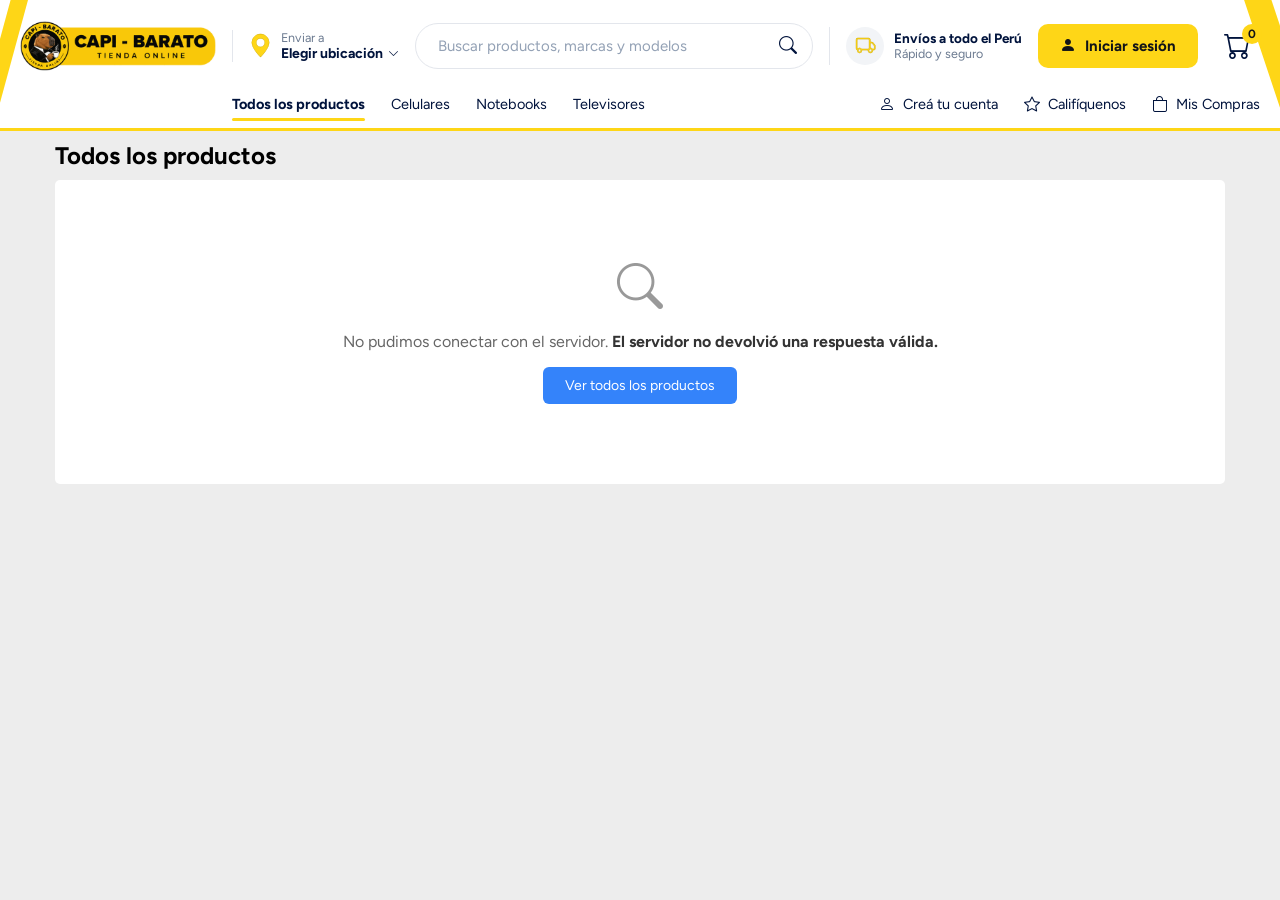
<file: index.html>
<!DOCTYPE html>
<html lang="es">
<head>
    <meta charset="UTF-8">
    <meta name="viewport" content="width=device-width, initial-scale=1.0">
    <meta name="description" content="Capi-Barato: celulares, notebooks y televisores al mejor precio.">
    <link rel="icon" href="img/logo/favicon.ico" sizes="any">
    <link rel="icon" type="image/png" sizes="32x32" href="img/logo/favicon-32.png">
    <link rel="apple-touch-icon" href="img/logo/apple-touch-icon.png">
    <link rel="stylesheet" href="https://cdn.jsdelivr.net/npm/bootstrap-icons@1.11.1/font/bootstrap-icons.css">
    <link rel="stylesheet" href="./css/estilo.css">
    <title>Capi-Barato</title>
</head>
<body>
    <div class="container">
        <div class="container-header">
            <header class="header">
                <button type="button" class="btn-menu" id="btn-menu-cabecera"
                        aria-expanded="false" aria-controls="menu-cabecera" aria-label="Abrir menú">
                    <i class="bi bi-list" aria-hidden="true"></i>
                </button>

                <div class="container-logo">
                    <a href="index.html" aria-label="Capi-Barato, ir al inicio">
                        <img src="img/logo/capi-barato-logo-horizontal.png" alt="Capi-Barato, tienda online" class="logo">
                    </a>
                </div>

                <form class="container-search" id="form-buscador" role="search">
                    <div class="input input-con-limpiar">
                        <input type="search" id="input-buscador" name="buscar" placeholder="Buscar productos, marcas y modelos" aria-label="Buscar productos, marcas y modelos" autocomplete="off">
                        <button type="button" class="icono-limpiar-busqueda" id="btn-limpiar-busqueda" aria-label="Limpiar búsqueda" hidden>
                            <i class="bi bi-x-circle"></i>
                        </button>
                        <button type="submit" class="icono-busqueda" aria-label="Buscar">
                            <i class="bi bi-search"></i>
                        </button>
                    </div>
                </form>

                <a class="header-carrito" href="carrito.html" aria-label="Ver carrito de compras">
                    <i class="bi bi-cart icono-carrito" aria-hidden="true"></i>
                    <span class="num-en-carrito" id="num-en-carrito">0</span>
                </a>

                <!-- En escritorio este bloque es `display:contents`: sus hijos se colocan
                     directamente en la rejilla del encabezado. En móvil se convierte en el
                     panel desplegable que abre el botón de menú. -->
                <div class="header-menu" id="menu-cabecera">
                    <div class="container-ubicacion">
                        <a href="https://www.google.com/maps?ll=-9.243538,-75.019505&amp;z=2&amp;t=m&amp;hl=es-419&amp;gl=PE&amp;mapclient=embed&amp;q=Per%C3%BA" target="_blank" rel="noopener">
                            <i class="bi bi-geo-alt-fill" aria-hidden="true"></i>
                            <span class="txt-enviar">Enviar a</span>
                            <span class="txt-lugar">Elegir ubicación <i class="bi bi-chevron-down" aria-hidden="true"></i></span>
                        </a>
                    </div>

                    <p class="header-envios">
                        <span class="header-envios-icono"><i class="bi bi-truck" aria-hidden="true"></i></span>
                        <span class="header-envios-txt">
                            <strong>Envíos a todo el Perú</strong>
                            <small>Rápido y seguro</small>
                        </span>
                    </p>

                    <a class="btn-acceso" id="btn-acceso" href="iniciorsesion/iniciarsesion.html">
                        <i class="bi bi-person-fill" aria-hidden="true"></i> Iniciar sesión
                    </a>

                    <div class="header-fila2">
                        <div class="nav-menu">
                            <button class="boton-categoria activo" id="todos">Todos los productos</button>
                            <button class="boton-categoria" id="celulares">Celulares</button>
                            <button class="boton-categoria" id="notebooks">Notebooks</button>
                            <button class="boton-categoria" id="televisores">Televisores</button>
                        </div>

                        <div class="info-user">
                            <a href="iniciorsesion/iniciarsesion.html"><i class="bi bi-person" aria-hidden="true"></i><span class="txt-cuenta">Creá tu cuenta</span></a>
                            <a href="https://forms.gle/uk5osUqwpN9aLhrJ9" target="_blank" rel="noopener"><i class="bi bi-star" aria-hidden="true"></i>Califíquenos</a>
                            <a href="mis-compras.html"><i class="bi bi-bag" aria-hidden="true"></i>Mis Compras</a>
                        </div>
                    </div>
                </div>
            </header>
        </div>

        <noscript>
            <p class="noscript-mensaje">Capi-Barato necesita JavaScript habilitado en tu navegador para mostrar el catálogo de productos.</p>
        </noscript>

        <!-- main - contenedor de productos -->
        <main id="main">
            <h2 class="titulo-seccion" id="titulo-seccion">Todos los productos</h2>

            <div id="contenedor-productos" class="contenedor-productos"></div>

            <div id="sin-resultados" class="sin-resultados" hidden>
                <i class="bi bi-search"></i>
                <p>No encontramos productos para <strong id="texto-busqueda-vacia"></strong></p>
                <button type="button" id="btn-limpiar-busqueda-vacio">Ver todos los productos</button>
            </div>

            <!-- contenedor de detalle de producto visitado: se arma dinámicamente desde main.js -->
            <div class="contenedor-producto-visitado" id="contenedor-producto-visitado"></div>

        </main>
    </div>

    <script src="./js/cabecera.js"></script>
    <script src="./js/carrito-api.js"></script>
    <script src="./js/main.js"></script>
</body>
</html>
</file>
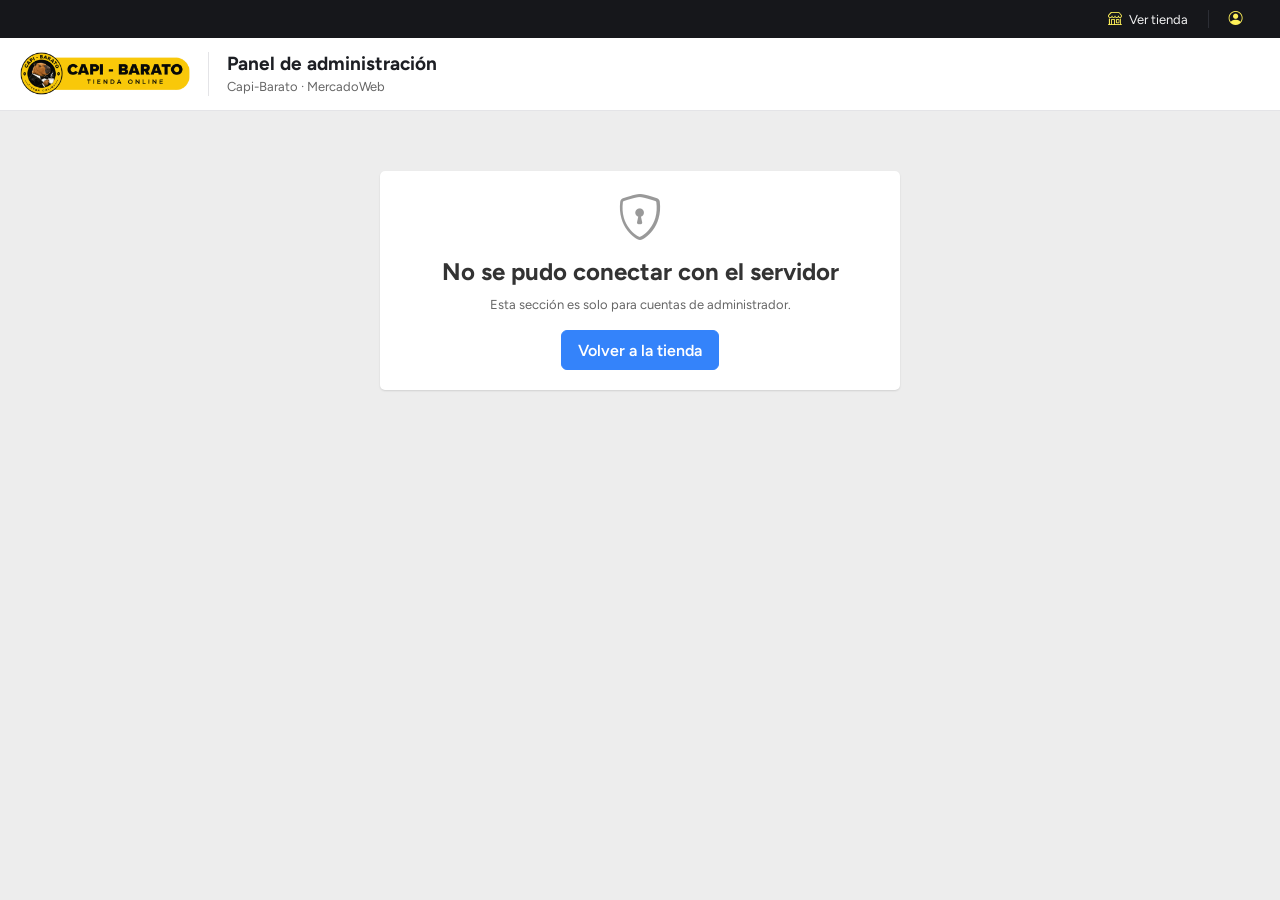
<file: admin/index.html>
<!DOCTYPE html>
<html lang="es">
<head>
    <meta charset="UTF-8">
    <meta name="viewport" content="width=device-width, initial-scale=1.0">
    <meta name="robots" content="noindex, nofollow">
    <meta name="description" content="Panel de administración de Capi-Barato.">
    <link rel="icon" href="../img/logo/favicon.ico" sizes="any">
    <link rel="icon" type="image/png" sizes="32x32" href="../img/logo/favicon-32.png">
    <link rel="apple-touch-icon" href="../img/logo/apple-touch-icon.png">
    <link rel="stylesheet" href="https://cdn.jsdelivr.net/npm/bootstrap-icons@1.11.1/font/bootstrap-icons.css">
    <link rel="stylesheet" href="admin.css">
    <title>Panel de administración - Capi-Barato</title>
</head>
<body>
    <!-- Franja superior negra: acciones de cuenta (boceto 4). -->
    <div class="admin-barra-superior">
        <div class="admin-barra-interna">
            <a href="../index.html"><i class="bi bi-shop" aria-hidden="true"></i> <span class="texto-largo">Ver tienda</span></a>
            <span class="admin-barra-sep" aria-hidden="true"></span>
            <span class="admin-usuario"><i class="bi bi-person-circle" aria-hidden="true"></i> <span id="admin-usuario"></span></span>
            <button type="button" id="btn-cerrar-sesion" class="oculto"><i class="bi bi-box-arrow-right" aria-hidden="true"></i> <span class="texto-largo">Cerrar sesión</span></button>
        </div>
    </div>

    <!-- Cabecera blanca: logo real de la tienda + título del panel. -->
    <header class="admin-header">
        <div class="admin-header-interno">
            <a href="../index.html" class="admin-marca" aria-label="Ir a la tienda Capi-Barato">
                <img src="../img/logo/capi-barato-logo-horizontal.png" alt="Capi-Barato, tienda online" class="logo">
            </a>
            <span class="admin-header-sep" aria-hidden="true"></span>
            <h1>Panel de administración <small>Capi-Barato · MercadoWeb</small></h1>
        </div>
    </header>

    <noscript>
        <p class="tarjeta" style="max-width:600px;margin:20px auto;">El panel de Capi-Barato necesita JavaScript habilitado.</p>
    </noscript>

    <div class="admin-layout oculto" id="admin-layout">
        <!-- Única estructura de navegación del panel (no se duplica con un menú lateral). -->
        <nav class="admin-nav" aria-label="Secciones del panel">
            <ul>
                <li><a href="#/dashboard" data-vista="dashboard"><i class="bi bi-speedometer2" aria-hidden="true"></i> Dashboard</a></li>
                <li><a href="#/pedidos" data-vista="pedidos"><i class="bi bi-receipt" aria-hidden="true"></i> Pedidos <span class="contador-nav oculto" id="nav-pendientes" title="Pedidos pendientes"></span></a></li>
                <li><a href="#/productos" data-vista="productos"><i class="bi bi-box-seam" aria-hidden="true"></i> Productos</a></li>
                <li><a href="#/inventario" data-vista="inventario"><i class="bi bi-clipboard-data" aria-hidden="true"></i> Inventario <span class="contador-nav oculto" id="nav-alertas" title="Productos con stock bajo"></span></a></li>
                <li><a href="#/categorias" data-vista="categorias"><i class="bi bi-tags" aria-hidden="true"></i> Categorías</a></li>
                <li><a href="#/usuarios" data-vista="usuarios"><i class="bi bi-people" aria-hidden="true"></i> Usuarios</a></li>
                <li><a href="#/estadisticas" data-vista="estadisticas"><i class="bi bi-bar-chart" aria-hidden="true"></i> Estadísticas</a></li>
            </ul>
        </nav>
        <main class="admin-main" id="admin-main" tabindex="-1">
            <p class="cargando">Cargando…</p>
        </main>
    </div>

    <section class="sin-permiso tarjeta oculto" id="sin-permiso" aria-live="polite">
        <i class="bi bi-shield-lock" aria-hidden="true"></i>
        <h2>No tenés permiso para entrar al panel</h2>
        <p class="nota" style="margin:10px 0 16px;">Esta sección es solo para cuentas de administrador.</p>
        <a class="btn" href="../index.html">Volver a la tienda</a>
    </section>

    <div class="avisos" id="avisos" aria-live="polite" aria-atomic="false"></div>

    <script src="js/comun.js"></script>
    <script src="js/dashboard.js"></script>
    <script src="js/estadisticas.js"></script>
    <script src="js/pedidos.js"></script>
    <script src="js/productos.js"></script>
    <script src="js/inventario.js"></script>
    <script src="js/categorias.js"></script>
    <script src="js/usuarios.js"></script>
    <script src="js/inicio.js"></script>
</body>
</html>
</file>
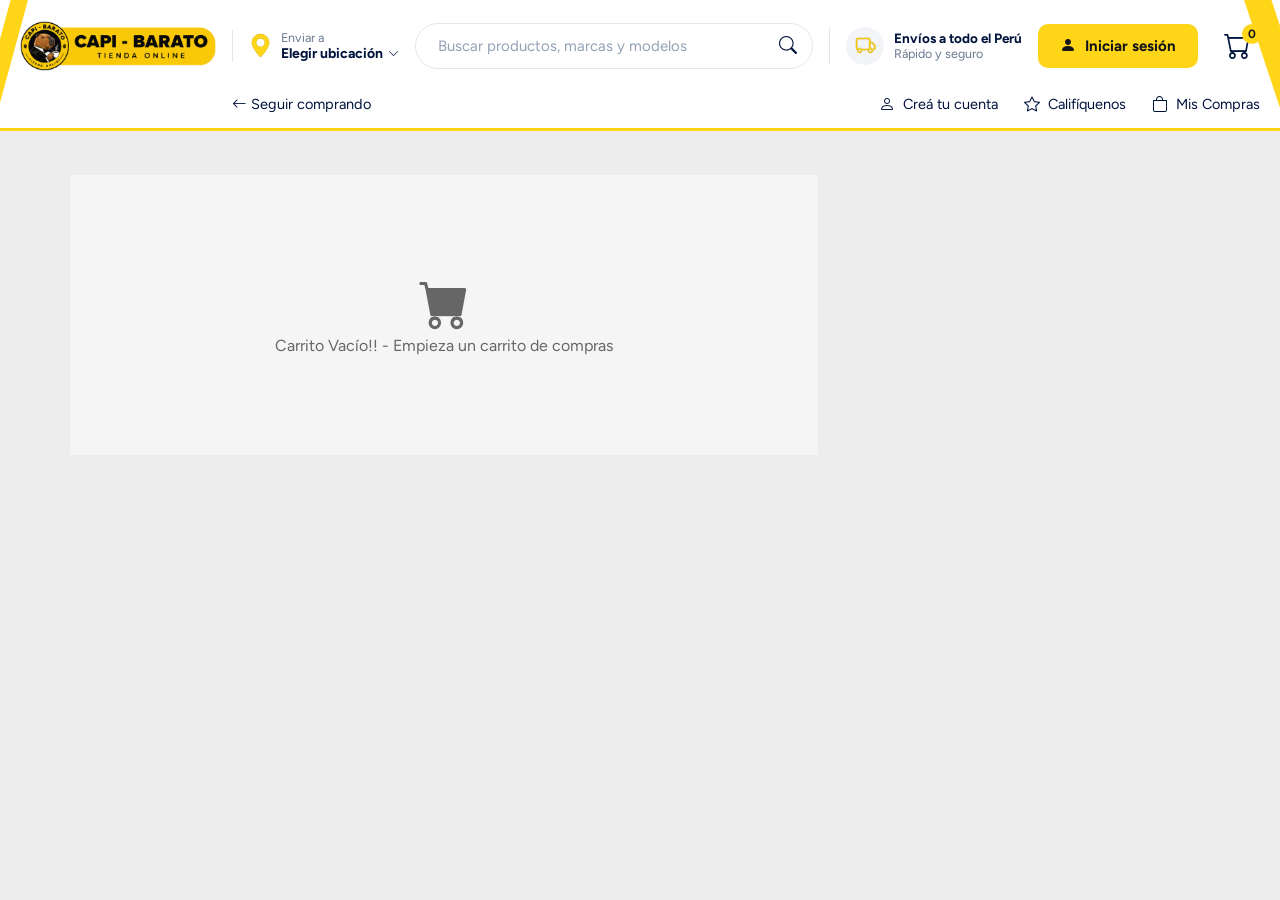
<file: carrito.html>
<!DOCTYPE html>
<html lang="es">
<head>
    <meta charset="UTF-8">
    <meta name="viewport" content="width=device-width, initial-scale=1.0">
    <meta name="description" content="Tu carrito de compras en Capi-Barato.">
    <link rel="icon" href="img/logo/favicon.ico" sizes="any">
    <link rel="icon" type="image/png" sizes="32x32" href="img/logo/favicon-32.png">
    <link rel="apple-touch-icon" href="img/logo/apple-touch-icon.png">
    <link rel="stylesheet" href="https://cdn.jsdelivr.net/npm/bootstrap-icons@1.11.1/font/bootstrap-icons.css">
    <link rel="stylesheet" href="./css/estilo.css">
    <title>Carrito - Capi-Barato</title>
</head>
<body>
    <div class="container">
        <div class="container-header">
            <header class="header">
                <button type="button" class="btn-menu" id="btn-menu-cabecera"
                        aria-expanded="false" aria-controls="menu-cabecera" aria-label="Abrir menú">
                    <i class="bi bi-list" aria-hidden="true"></i>
                </button>

                <div class="container-logo">
                    <a href="index.html" aria-label="Capi-Barato, ir al inicio">
                        <img src="img/logo/capi-barato-logo-horizontal.png" alt="Capi-Barato, tienda online" class="logo">
                    </a>
                </div>

                <form class="container-search" id="form-buscador" role="search">
                    <div class="input">
                        <input type="search" id="input-buscador" name="buscar" placeholder="Buscar productos, marcas y modelos" aria-label="Buscar productos, marcas y modelos" autocomplete="off">
                        <button type="submit" class="icono-busqueda" aria-label="Buscar">
                            <i class="bi bi-search"></i>
                        </button>
                    </div>
                </form>

                <a class="header-carrito" href="carrito.html" aria-label="Ver carrito de compras">
                    <i class="bi bi-cart icono-carrito" aria-hidden="true"></i>
                    <span class="num-en-carrito" id="num-en-carrito">0</span>
                </a>

                <!-- En escritorio este bloque es `display:contents`: sus hijos se colocan
                     directamente en la rejilla del encabezado. En móvil se convierte en el
                     panel desplegable que abre el botón de menú. -->
                <div class="header-menu" id="menu-cabecera">
                    <div class="container-ubicacion">
                        <a href="https://www.google.com/maps?ll=-9.243538,-75.019505&amp;z=2&amp;t=m&amp;hl=es-419&amp;gl=PE&amp;mapclient=embed&amp;q=Per%C3%BA" target="_blank" rel="noopener">
                            <i class="bi bi-geo-alt-fill" aria-hidden="true"></i>
                            <span class="txt-enviar">Enviar a</span>
                            <span class="txt-lugar">Elegir ubicación <i class="bi bi-chevron-down" aria-hidden="true"></i></span>
                        </a>
                    </div>

                    <p class="header-envios">
                        <span class="header-envios-icono"><i class="bi bi-truck" aria-hidden="true"></i></span>
                        <span class="header-envios-txt">
                            <strong>Envíos a todo el Perú</strong>
                            <small>Rápido y seguro</small>
                        </span>
                    </p>

                    <a class="btn-acceso" id="btn-acceso" href="iniciorsesion/iniciarsesion.html">
                        <i class="bi bi-person-fill" aria-hidden="true"></i> Iniciar sesión
                    </a>

                    <div class="header-fila2">
                        <div class="nav-menu">
                            <a href="index.html" class="boton-categoria"><i class="bi bi-arrow-left"></i> Seguir comprando</a>
                        </div>

                        <div class="info-user">
                            <a href="iniciorsesion/iniciarsesion.html"><i class="bi bi-person" aria-hidden="true"></i><span class="txt-cuenta">Creá tu cuenta</span></a>
                            <a href="https://forms.gle/uk5osUqwpN9aLhrJ9" target="_blank" rel="noopener"><i class="bi bi-star" aria-hidden="true"></i>Califíquenos</a>
                            <a href="mis-compras.html"><i class="bi bi-bag" aria-hidden="true"></i>Mis Compras</a>
                        </div>
                    </div>
                </div>
            </header>
        </div>

        <noscript>
            <p class="noscript-mensaje">Capi-Barato necesita JavaScript habilitado en tu navegador para mostrar tu carrito.</p>
        </noscript>

        <!-- main - contenedor carrito: el contenido de cada bloque lo arma carrito.js -->
        <main>
            <div class="contenedor-carrito">
                <p class="carrito-vacio" id="carrito-vacio">
                    <i class="bi bi-cart-fill"></i>
                    Carrito Vacío!! - Empieza un carrito de compras
                </p>
                <div class="carrito-productos disabled" id="carrito-productos"></div>

                <div class="carrito-resumen-compra disabled" id="carrito-resumen">
                    <div class="carrito-resumen-compra-titulo">
                        <span>Resumen de Compra</span>
                    </div>
                    <div class="carrito-resumen-total-compra item-resumen">
                        <span class="cantidad-productos-compra">Productos(<span class="num-total">0</span>)</span>
                        <span class="precio-productos-compra">S/. 0</span>
                    </div>

                    <div class="carrito-resumen-total-envio item-resumen">
                        <span>Envío</span>
                        <span class="carrito-resumen-precio-envio">S/. 0</span>
                    </div>

                    <div class="carrito-resumen-total-final item-resumen">
                        <span>Total</span>
                        <span class="precio-final" id="precio-final">S/. 0</span>
                    </div>
                    <div class="item-resumen">
                        <button class="carrito-acciones-comprar" id="btn-comprar">Continuar Compra</button>
                    </div>
                    <p class="carrito-nota-login">Vas a necesitar iniciar sesión para finalizar la compra.</p>
                </div>

                <p id="carrito-compra-finalizada" class="disabled">Muchas gracias por tu compra!</p>
            </div>
        </main>
    </div>

    <script src="./js/cabecera.js"></script>
    <script src="./js/carrito-api.js"></script>
    <script src="./js/carrito.js"></script>
</body>
</html>
</file>
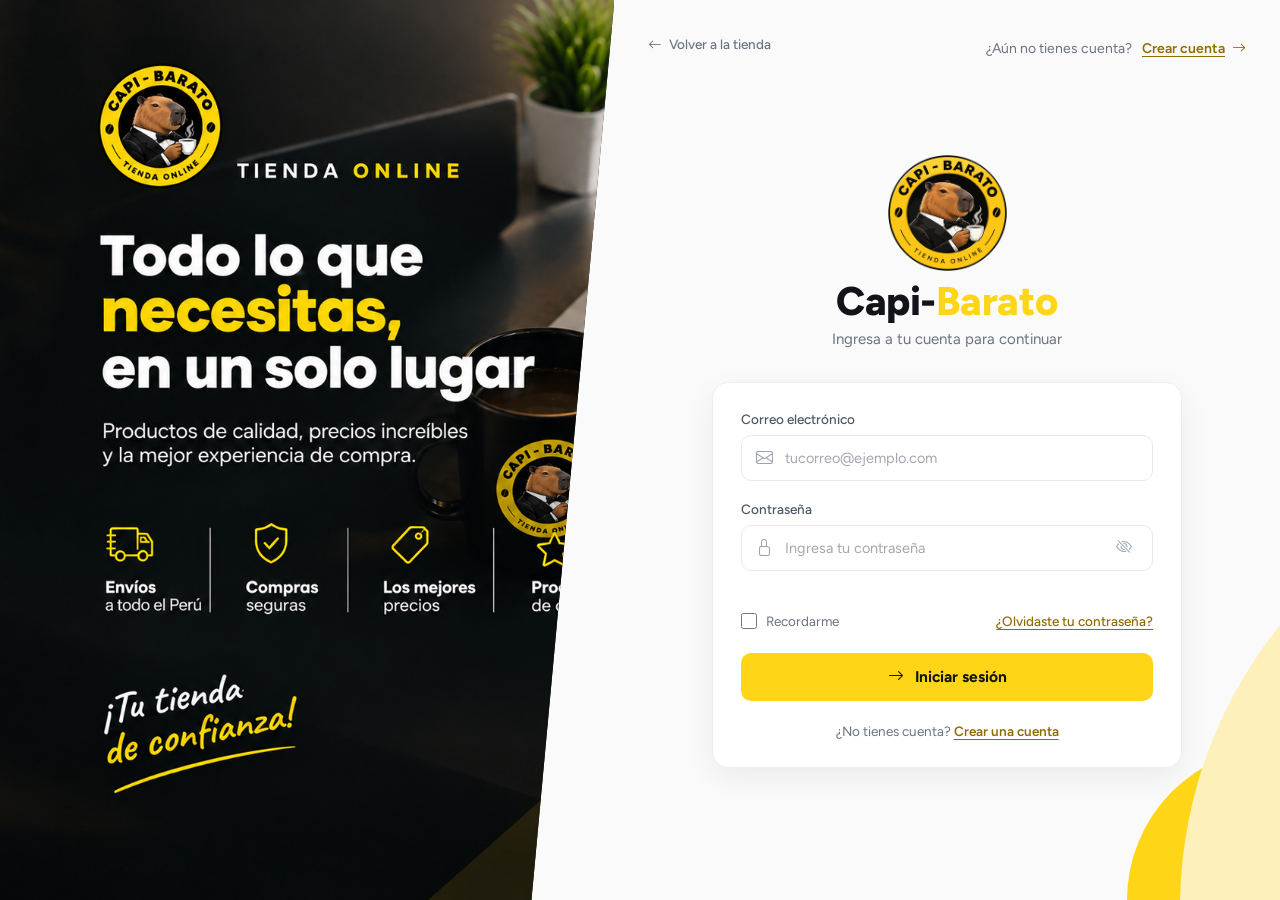
<file: checkout.html>
<!DOCTYPE html>
<html lang="es">
<head>
    <meta charset="UTF-8">
    <meta name="viewport" content="width=device-width, initial-scale=1.0">
    <meta name="description" content="Finalizá tu compra en Capi-Barato.">
    <link rel="icon" href="img/logo/favicon.ico" sizes="any">
    <link rel="icon" type="image/png" sizes="32x32" href="img/logo/favicon-32.png">
    <link rel="apple-touch-icon" href="img/logo/apple-touch-icon.png">
    <link rel="stylesheet" href="https://cdn.jsdelivr.net/npm/bootstrap-icons@1.11.1/font/bootstrap-icons.css">
    <link rel="stylesheet" href="./css/estilo.css">
    <title>Finalizar compra - Capi-Barato</title>
</head>
<body>
    <div class="container">
        <div class="container-header">
            <header class="header">
                <button type="button" class="btn-menu" id="btn-menu-cabecera"
                        aria-expanded="false" aria-controls="menu-cabecera" aria-label="Abrir menú">
                    <i class="bi bi-list" aria-hidden="true"></i>
                </button>

                <div class="container-logo">
                    <a href="index.html" aria-label="Capi-Barato, ir al inicio">
                        <img src="img/logo/capi-barato-logo-horizontal.png" alt="Capi-Barato, tienda online" class="logo">
                    </a>
                </div>

                <form class="container-search" id="form-buscador" role="search">
                    <div class="input">
                        <input type="search" id="input-buscador" name="buscar" placeholder="Buscar productos, marcas y modelos" aria-label="Buscar productos, marcas y modelos" autocomplete="off">
                        <button type="submit" class="icono-busqueda" aria-label="Buscar">
                            <i class="bi bi-search"></i>
                        </button>
                    </div>
                </form>

                <a class="header-carrito" href="carrito.html" aria-label="Ver carrito de compras">
                    <i class="bi bi-cart icono-carrito" aria-hidden="true"></i>
                    <span class="num-en-carrito" id="num-en-carrito">0</span>
                </a>

                <!-- En escritorio este bloque es `display:contents`: sus hijos se colocan
                     directamente en la rejilla del encabezado. En móvil se convierte en el
                     panel desplegable que abre el botón de menú. -->
                <div class="header-menu" id="menu-cabecera">
                    <div class="container-ubicacion">
                        <a href="https://www.google.com/maps?ll=-9.243538,-75.019505&amp;z=2&amp;t=m&amp;hl=es-419&amp;gl=PE&amp;mapclient=embed&amp;q=Per%C3%BA" target="_blank" rel="noopener">
                            <i class="bi bi-geo-alt-fill" aria-hidden="true"></i>
                            <span class="txt-enviar">Enviar a</span>
                            <span class="txt-lugar">Elegir ubicación <i class="bi bi-chevron-down" aria-hidden="true"></i></span>
                        </a>
                    </div>

                    <p class="header-envios">
                        <span class="header-envios-icono"><i class="bi bi-truck" aria-hidden="true"></i></span>
                        <span class="header-envios-txt">
                            <strong>Envíos a todo el Perú</strong>
                            <small>Rápido y seguro</small>
                        </span>
                    </p>

                    <a class="btn-acceso" id="btn-acceso" href="iniciorsesion/iniciarsesion.html">
                        <i class="bi bi-person-fill" aria-hidden="true"></i> Iniciar sesión
                    </a>

                    <div class="header-fila2">
                        <div class="nav-menu">
                            <a href="carrito.html" class="boton-categoria"><i class="bi bi-arrow-left"></i> Volver al carrito</a>
                        </div>

                        <div class="info-user">
                            <a href="iniciorsesion/iniciarsesion.html"><i class="bi bi-person" aria-hidden="true"></i><span class="txt-cuenta">Creá tu cuenta</span></a>
                            <a href="https://forms.gle/uk5osUqwpN9aLhrJ9" target="_blank" rel="noopener"><i class="bi bi-star" aria-hidden="true"></i>Califíquenos</a>
                            <a href="mis-compras.html"><i class="bi bi-bag" aria-hidden="true"></i>Mis Compras</a>
                        </div>
                    </div>
                </div>
            </header>
        </div>

        <noscript>
            <p class="noscript-mensaje">Capi-Barato necesita JavaScript habilitado en tu navegador para finalizar la compra.</p>
        </noscript>

        <main>
            <h2 class="titulo-seccion">Finalizar compra</h2>

            <div class="contenedor-checkout" id="contenedor-checkout">
                <div class="checkout-datos">
                    <div class="checkout-seccion">
                        <h3>Datos de contacto</h3>
                        <p id="checkout-nombre">Nombre: —</p>
                        <p id="checkout-email">Correo: —</p>
                    </div>
                    <div class="checkout-seccion">
                        <h3>Dirección de envío</h3>
                        <textarea id="checkout-direccion" placeholder="Calle, número, distrito, referencia..." aria-label="Dirección de envío" maxlength="255"></textarea>
                        <span class="mensaje-stock" id="checkout-error" role="alert"></span>
                    </div>
                </div>

                <div class="carrito-resumen-compra" id="checkout-resumen">
                    <div class="carrito-resumen-compra-titulo">
                        <span>Resumen del pedido</span>
                    </div>
                    <div id="checkout-items-resumen"></div>
                    <div class="carrito-resumen-total-compra item-resumen">
                        <span>Productos(<span id="checkout-cant-productos">0</span>)</span>
                        <span id="checkout-subtotal">S/. 0.00</span>
                    </div>
                    <div class="carrito-resumen-total-envio item-resumen">
                        <span>Envío</span>
                        <span id="checkout-envio">S/. 0.00</span>
                    </div>
                    <div class="carrito-resumen-total-final item-resumen">
                        <span>Total</span>
                        <span id="checkout-total">S/. 0.00</span>
                    </div>
                    <div class="item-resumen">
                        <button class="carrito-acciones-comprar" id="btn-confirmar-pedido">Confirmar pedido</button>
                    </div>
                </div>
            </div>

            <div class="checkout-confirmacion" id="checkout-confirmacion" hidden>
                <i class="bi bi-check-circle"></i>
                <h2>¡Gracias por tu compra!</h2>
                <p>Tu pedido <strong id="confirmacion-numero"></strong> quedó registrado como <strong>pendiente</strong>.</p>
                <div class="checkout-confirmacion-acciones">
                    <a href="mis-compras.html">Ver Mis Compras</a>
                    <a href="index.html">Seguir comprando</a>
                </div>
            </div>
        </main>
    </div>

    <script src="./js/cabecera.js"></script>
    <script src="./js/carrito-api.js"></script>
    <script src="./js/checkout.js"></script>
</body>
</html>
</file>
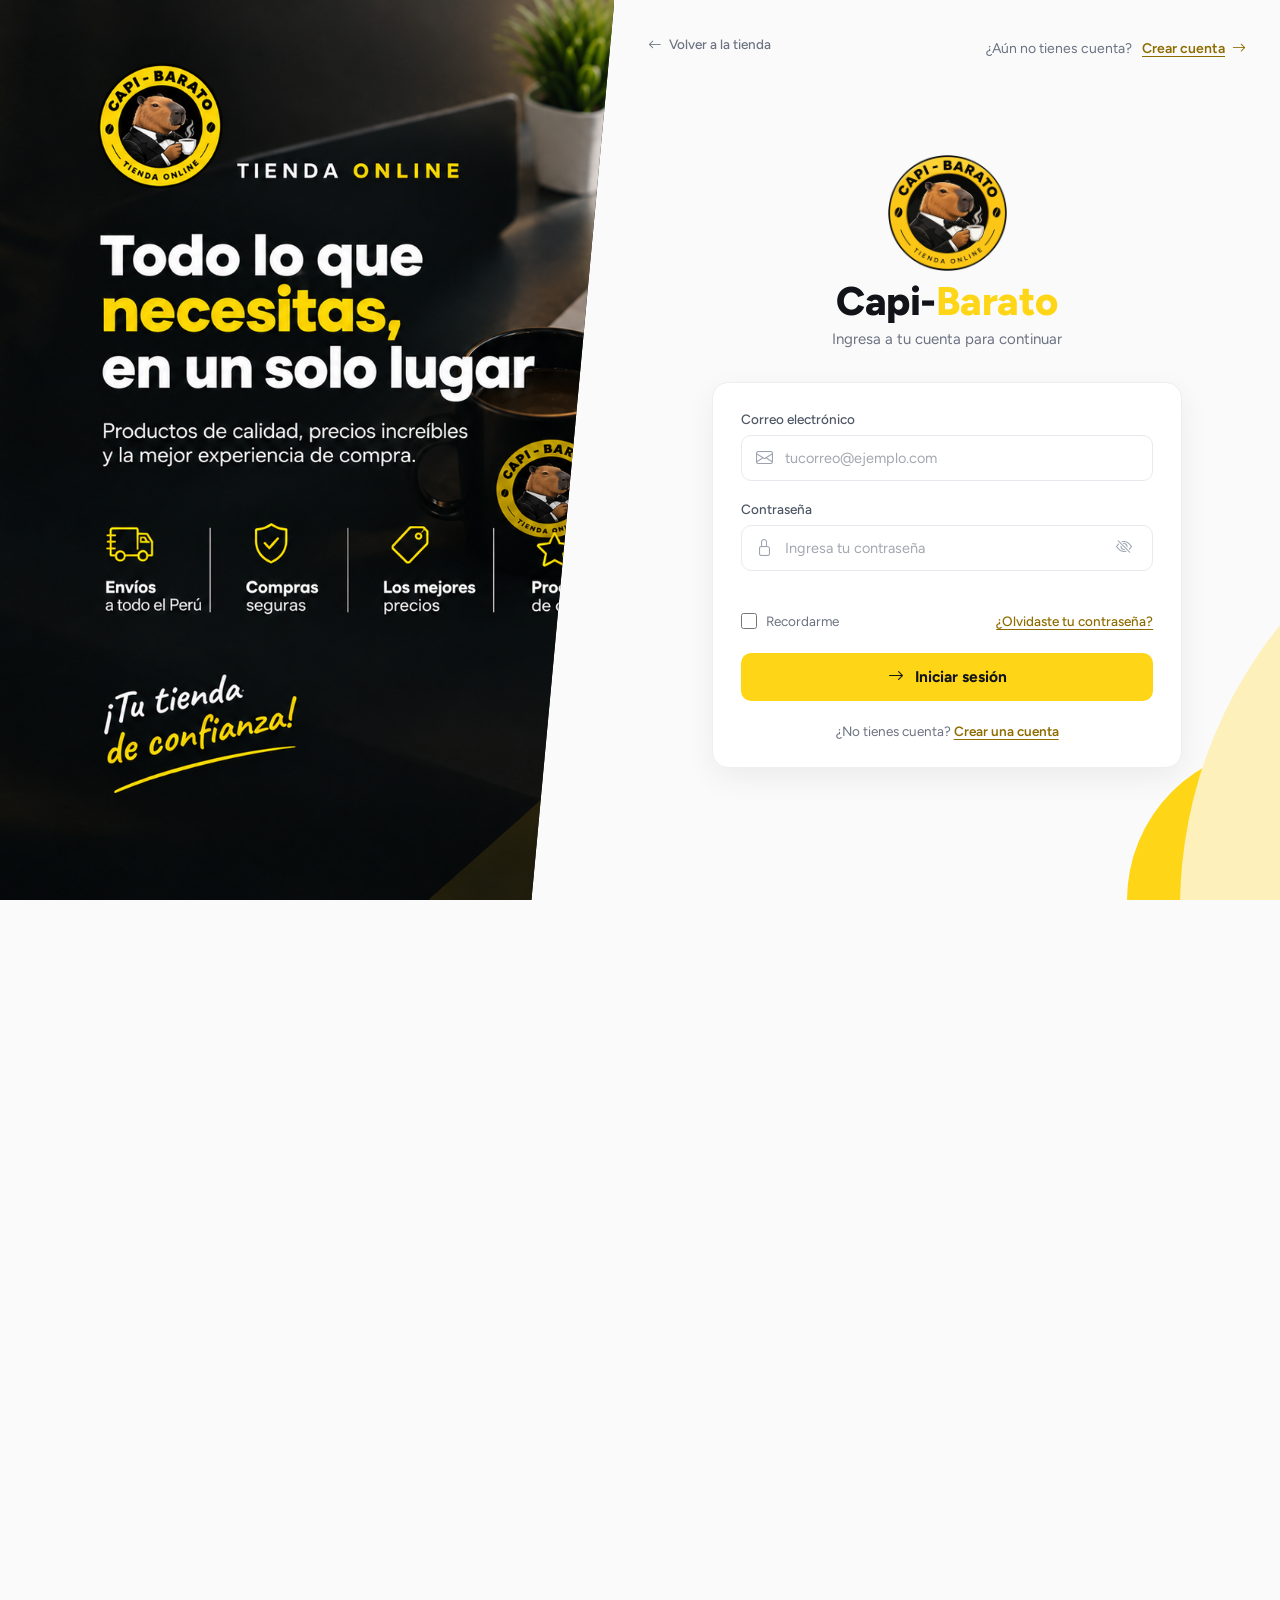
<file: mis-compras.html>
<!DOCTYPE html>
<html lang="es">
<head>
    <meta charset="UTF-8">
    <meta name="viewport" content="width=device-width, initial-scale=1.0">
    <meta name="description" content="Tu historial de compras en Capi-Barato.">
    <link rel="icon" href="img/logo/favicon.ico" sizes="any">
    <link rel="icon" type="image/png" sizes="32x32" href="img/logo/favicon-32.png">
    <link rel="apple-touch-icon" href="img/logo/apple-touch-icon.png">
    <link rel="stylesheet" href="https://cdn.jsdelivr.net/npm/bootstrap-icons@1.11.1/font/bootstrap-icons.css">
    <link rel="stylesheet" href="./css/estilo.css">
    <title>Mis Compras - Capi-Barato</title>
</head>
<body>
    <div class="container">
        <div class="container-header">
            <header class="header">
                <button type="button" class="btn-menu" id="btn-menu-cabecera"
                        aria-expanded="false" aria-controls="menu-cabecera" aria-label="Abrir menú">
                    <i class="bi bi-list" aria-hidden="true"></i>
                </button>

                <div class="container-logo">
                    <a href="index.html" aria-label="Capi-Barato, ir al inicio">
                        <img src="img/logo/capi-barato-logo-horizontal.png" alt="Capi-Barato, tienda online" class="logo">
                    </a>
                </div>

                <form class="container-search" id="form-buscador" role="search">
                    <div class="input">
                        <input type="search" id="input-buscador" name="buscar" placeholder="Buscar productos, marcas y modelos" aria-label="Buscar productos, marcas y modelos" autocomplete="off">
                        <button type="submit" class="icono-busqueda" aria-label="Buscar">
                            <i class="bi bi-search"></i>
                        </button>
                    </div>
                </form>

                <a class="header-carrito" href="carrito.html" aria-label="Ver carrito de compras">
                    <i class="bi bi-cart icono-carrito" aria-hidden="true"></i>
                    <span class="num-en-carrito" id="num-en-carrito">0</span>
                </a>

                <!-- En escritorio este bloque es `display:contents`: sus hijos se colocan
                     directamente en la rejilla del encabezado. En móvil se convierte en el
                     panel desplegable que abre el botón de menú. -->
                <div class="header-menu" id="menu-cabecera">
                    <div class="container-ubicacion">
                        <a href="https://www.google.com/maps?ll=-9.243538,-75.019505&amp;z=2&amp;t=m&amp;hl=es-419&amp;gl=PE&amp;mapclient=embed&amp;q=Per%C3%BA" target="_blank" rel="noopener">
                            <i class="bi bi-geo-alt-fill" aria-hidden="true"></i>
                            <span class="txt-enviar">Enviar a</span>
                            <span class="txt-lugar">Elegir ubicación <i class="bi bi-chevron-down" aria-hidden="true"></i></span>
                        </a>
                    </div>

                    <p class="header-envios">
                        <span class="header-envios-icono"><i class="bi bi-truck" aria-hidden="true"></i></span>
                        <span class="header-envios-txt">
                            <strong>Envíos a todo el Perú</strong>
                            <small>Rápido y seguro</small>
                        </span>
                    </p>

                    <a class="btn-acceso" id="btn-acceso" href="iniciorsesion/iniciarsesion.html">
                        <i class="bi bi-person-fill" aria-hidden="true"></i> Iniciar sesión
                    </a>

                    <div class="header-fila2">
                        <div class="nav-menu">
                            <a href="index.html" class="boton-categoria"><i class="bi bi-arrow-left"></i> Seguir comprando</a>
                        </div>

                        <div class="info-user">
                            <a href="iniciorsesion/iniciarsesion.html"><i class="bi bi-person" aria-hidden="true"></i><span class="txt-cuenta">Creá tu cuenta</span></a>
                            <a href="https://forms.gle/uk5osUqwpN9aLhrJ9" target="_blank" rel="noopener"><i class="bi bi-star" aria-hidden="true"></i>Califíquenos</a>
                            <a href="mis-compras.html"><i class="bi bi-bag" aria-hidden="true"></i>Mis Compras</a>
                        </div>
                    </div>
                </div>
            </header>
        </div>

        <noscript>
            <p class="noscript-mensaje">Capi-Barato necesita JavaScript habilitado en tu navegador para mostrar tus compras.</p>
        </noscript>

        <main>
            <h2 class="titulo-seccion">Mis Compras</h2>

            <div id="lista-pedidos"></div>

            <div id="sin-pedidos" class="sin-resultados" hidden>
                <i class="bi bi-bag"></i>
                <p>Todavía no hiciste ninguna compra.</p>
                <button type="button" onclick="location.href='index.html'">Ver catálogo</button>
            </div>

            <!-- Detalle de un pedido: mismo patrón visual que el modal de detalle de producto -->
            <div class="contenedor-producto-visitado" id="contenedor-pedido-visitado"></div>
        </main>
    </div>

    <script src="./js/cabecera.js"></script>
    <script src="./js/carrito-api.js"></script>
    <script src="./js/mis-compras.js"></script>
</body>
</html>
</file>
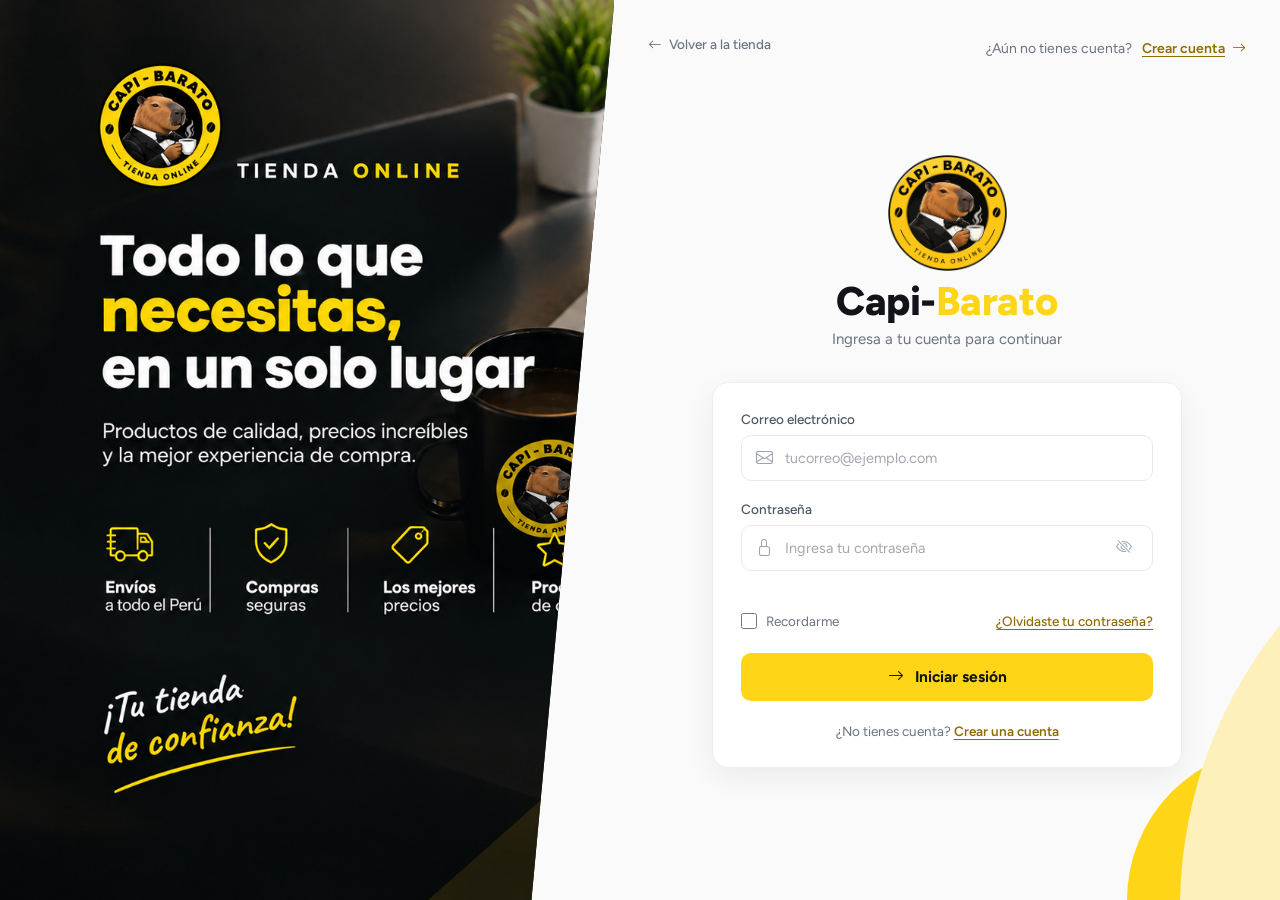
<file: iniciorsesion/iniciarsesion.html>
<!DOCTYPE html>
<html lang="es">
<head>
    <meta charset="UTF-8">
    <meta name="viewport" content="width=device-width, initial-scale=1.0">
    <meta name="description" content="Iniciá sesión o creá tu cuenta en Capi-Barato.">
    <link rel="icon" href="../img/logo/favicon.ico" sizes="any">
    <link rel="icon" type="image/png" sizes="32x32" href="../img/logo/favicon-32.png">
    <link rel="apple-touch-icon" href="../img/logo/apple-touch-icon.png">
    <link rel="stylesheet" href="https://cdn.jsdelivr.net/npm/bootstrap-icons@1.11.1/font/bootstrap-icons.css">
    <link rel="stylesheet" href="sesion.css">
    <title>Iniciar sesión - Capi-Barato</title>
</head>
<body>
    <div class="sesion-layout">
        <!-- Panel izquierdo: una sola imagen de marca (logo, eslogan y beneficios
             ya vienen dentro del archivo; no se superpone ningún texto encima). -->
        <aside class="sesion-visual">
            <img src="../img/capi-barato-login-lateral_final_1.png"
                 alt="Tienda Capi-Barato: todo lo que necesitas, en un solo lugar. Envíos a todo el Perú, compras seguras, los mejores precios y productos de calidad.">
        </aside>

        <section class="sesion-panel">
            <span class="panel-deco" aria-hidden="true"></span>
            <span class="panel-deco-suave" aria-hidden="true"></span>

            <a href="../index.html" class="volver-inicio"><i class="bi bi-arrow-left"></i> Volver a la tienda</a>

            <p class="panel-top">
                <span class="panel-top-texto">¿Aún no tienes cuenta?</span>
                <button type="button" id="tab-registro">Crear cuenta <i class="bi bi-arrow-right"></i></button>
                <button type="button" id="tab-login" hidden>Iniciar sesión <i class="bi bi-arrow-right"></i></button>
            </p>

            <main class="panel-contenido">
                <header class="marca">
                    <img class="marca-logo" src="../img/logo/capi-barato-logo.png" alt="Capi-Barato, tienda online">
                    <p class="marca-nombre">Capi-<span>Barato</span></p>
                    <p class="marca-sub" id="marca-sub">Ingresa a tu cuenta para continuar</p>
                </header>

                <div class="sesion-card">
                    <form id="form-login" class="formulario activo" novalidate>
                        <div class="campo">
                            <label for="login-email">Correo electrónico</label>
                            <div class="campo-control">
                                <i class="bi bi-envelope icon" aria-hidden="true"></i>
                                <input type="email" id="login-email" placeholder="tucorreo@ejemplo.com" autocomplete="email" required>
                            </div>
                        </div>

                        <div class="campo">
                            <label for="login-password">Contraseña</label>
                            <div class="campo-control">
                                <i class="bi bi-lock icon" aria-hidden="true"></i>
                                <input type="password" id="login-password" placeholder="Ingresa tu contraseña" autocomplete="current-password" required minlength="6">
                                <button type="button" class="ver-password" data-objetivo="login-password" aria-label="Mostrar contraseña" aria-pressed="false">
                                    <i class="bi bi-eye-slash" aria-hidden="true"></i>
                                </button>
                            </div>
                        </div>

                        <span class="mensaje-error" id="error-login" role="alert"></span>

                        <div class="remember-forgot">
                            <label class="recordarme"><input type="checkbox" id="login-recordar"> Recordarme</label>
                            <a href="#" id="link-olvidaste">¿Olvidaste tu contraseña?</a>
                        </div>

                        <button type="submit" class="btn-principal">
                            <i class="bi bi-arrow-right" aria-hidden="true"></i>
                            <span class="btn-texto">Iniciar sesión</span>
                        </button>

                        <p class="link-cambiar-formulario">¿No tienes cuenta? <button type="button" id="btn-ir-registro">Crear una cuenta</button></p>
                    </form>

                    <form id="form-registro" class="formulario" novalidate>
                        <div class="campo">
                            <label for="registro-nombre">Nombre completo</label>
                            <div class="campo-control">
                                <i class="bi bi-person icon" aria-hidden="true"></i>
                                <input type="text" id="registro-nombre" placeholder="Tu nombre y apellido" autocomplete="name" required minlength="2">
                            </div>
                        </div>

                        <div class="campo">
                            <label for="registro-email">Correo electrónico</label>
                            <div class="campo-control">
                                <i class="bi bi-envelope icon" aria-hidden="true"></i>
                                <input type="email" id="registro-email" placeholder="tucorreo@ejemplo.com" autocomplete="email" required>
                            </div>
                        </div>

                        <div class="campo">
                            <label for="registro-password">Contraseña</label>
                            <div class="campo-control">
                                <i class="bi bi-lock icon" aria-hidden="true"></i>
                                <input type="password" id="registro-password" placeholder="Mínimo 6 caracteres" autocomplete="new-password" required minlength="6">
                                <button type="button" class="ver-password" data-objetivo="registro-password" aria-label="Mostrar contraseña" aria-pressed="false">
                                    <i class="bi bi-eye-slash" aria-hidden="true"></i>
                                </button>
                            </div>
                        </div>

                        <div class="campo">
                            <label for="registro-confirmar">Confirmar contraseña</label>
                            <div class="campo-control">
                                <i class="bi bi-lock-fill icon" aria-hidden="true"></i>
                                <input type="password" id="registro-confirmar" placeholder="Repite tu contraseña" autocomplete="new-password" required minlength="6">
                                <button type="button" class="ver-password" data-objetivo="registro-confirmar" aria-label="Mostrar contraseña" aria-pressed="false">
                                    <i class="bi bi-eye-slash" aria-hidden="true"></i>
                                </button>
                            </div>
                        </div>

                        <span class="mensaje-error" id="error-registro" role="alert"></span>

                        <button type="submit" class="btn-principal">
                            <i class="bi bi-arrow-right" aria-hidden="true"></i>
                            <span class="btn-texto">Crear cuenta</span>
                        </button>

                        <p class="link-cambiar-formulario">¿Ya tienes cuenta? <button type="button" id="btn-ir-login">Iniciar sesión</button></p>
                    </form>
                </div>
            </main>
        </section>
    </div>

    <script src="../js/carrito-api.js"></script>
    <script src="sesion.js"></script>
</body>
</html>
</file>
<file: css/estilo.css>
@import url('https://fonts.googleapis.com/css2?family=Figtree:ital,wght@0,300;0,400;0,500;0,600;0,700;0,800;0,900;1,300;1,400;1,500;1,600;1,700;1,900&display=swap');
/* Variables para los colores */
:root{
    --clr-blue:#3483fa;
    --clr-green:#00a650;
    --clr-grey-fondo:#ededed;
    --clr-yellow:#fff159;
}
/* estilo mapp*/
.map {
    filter: grayscale(100%) invert(92%) contrast(93%);
}
/* Seteamos algunos estilos */
*{
    margin: 0;
    padding: 0;
    box-sizing: border-box;
    font-family: 'Figtree';
}
ul{
    list-style: none;
}
a{
    text-decoration: none;
}
body{
    background-color: var(--clr-grey-fondo);
    position: relative;
}
/* Accesibilidad: indicador de foco visible para navegación por teclado */
a:focus-visible,
button:focus-visible,
input:focus-visible{
    outline: 3px solid var(--clr-blue);
    outline-offset: 2px;
    border-radius: 2px;
}
/* ************************************ */
/* H E A D E R  *********************** */
/* ************************************ */
/* Encabezado de dos filas segun docs/referencia/Panel de tienda online Capi-Barato.png:
   fondo blanco, logo horizontal, buscador amplio tipo pildora, bloque de envios,
   boton amarillo de acceso, carrito con contador y, debajo, categorias y accesos
   rapidos con filo amarillo. */
.container-header{
    --hd-texto:#00133c;
    --hd-suave:#6b7a90;
    --hd-borde:#e3e6ec;
    --hd-amarillo:#fed617;
    --hd-amarillo-hover:#f2c800;
    position: relative;
    overflow: hidden;              /* recorta los acentos diagonales */
    background-color: #fff;
    border-bottom: 3px solid var(--hd-amarillo);
    padding: 10px 20px 2px;
}
/* Acentos amarillos diagonales de los extremos, como en la referencia. */
.container-header::before,
.container-header::after{
    content: "";
    position: absolute;
    top: 0;
    bottom: 0;
    background: var(--hd-amarillo);
    pointer-events: none;
}
.container-header::before{
    left: -30px;
    width: 58px;
    clip-path: polygon(70% 0, 100% 0, 40% 100%, 10% 100%);
}
.container-header::after{
    right: -34px;
    width: 76px;
    clip-path: polygon(8% 0, 44% 0, 100% 100%, 64% 100%);
}

.container-header .header{
    position: relative;
    z-index: 1;
    max-width: 1280px;
    margin: auto;
    display: grid;
    grid-template-columns: auto auto minmax(260px, 1fr) auto auto auto;
    grid-template-areas:
        "logo  ubicacion buscador envios acceso carrito"
        "fila2 fila2     fila2    fila2  fila2  fila2";
    align-items: center;
    column-gap: 16px;
    row-gap: 4px;
}
.container-header .container-logo{ grid-area: logo; }
.container-header .container-ubicacion{ grid-area: ubicacion; }
.container-header .container-search{ grid-area: buscador; }
.container-header .header-envios{ grid-area: envios; }
.container-header .btn-acceso{ grid-area: acceso; }
.container-header .header-carrito{ grid-area: carrito; }
.container-header .header-fila2{
    grid-area: fila2;
    display: flex;
    align-items: center;
    justify-content: space-between;
    gap: 24px;
    /* Se alinea con el inicio de la columna de ubicacion, como en la referencia. */
    padding-left: 212px;
}

/* En escritorio el contenedor del menu movil no dibuja caja: sus hijos se
   colocan directamente en la rejilla de arriba. */
.container-header .header-menu{ display: contents; }
.container-header .btn-menu{ display: none; }

/*--- Logo ---*/
.container-header .container-logo a{
    display: block;
    padding: 11px 0;
}
.container-header .logo{
    display: block;
    width: 196px;
    height: auto;
}

/*--- Separadores verticales sutiles ---*/
.container-header .container-ubicacion,
.container-header .header-envios{
    border-left: 1px solid var(--hd-borde);
    padding-left: 16px;
}

/*--- Elegir ubicacion ---*/
.container-header .container-ubicacion a{
    display: grid;
    grid-template-columns: auto 1fr;
    grid-template-areas:
        "icono enviar"
        "icono lugar";
    align-items: center;
    column-gap: 9px;
    color: var(--hd-texto);
}
.container-header .container-ubicacion .bi-geo-alt-fill{
    grid-area: icono;
    font-size: 23px;
    color: var(--hd-amarillo);
    -webkit-text-stroke: .4px #cda900;
}
.container-header .txt-enviar{
    grid-area: enviar;
    font-size: 12.5px;
    color: var(--hd-suave);
    line-height: 1.2;
}
.container-header .txt-lugar{
    grid-area: lugar;
    font-size: 14px;
    font-weight: 700;
    line-height: 1.25;
    white-space: nowrap;
}
.container-header .txt-lugar .bi-chevron-down{ font-size: 11px; margin-left: 2px; }
.container-header .container-ubicacion a:hover .txt-lugar{ text-decoration: underline; }

/*--- Buscador ---*/
.container-header .container-search .input{
    position: relative;
    display: flex;
    align-items: center;
    height: 46px;
    background: #fff;
    border: 1px solid var(--hd-borde);
    border-radius: 23px;
    transition: border-color .2s, box-shadow .2s;
}
.container-header .container-search .input:focus-within{
    border-color: var(--hd-amarillo);
    box-shadow: 0 0 0 3px rgba(254,214,23,.25);
}
.container-header input{
    display: block;
    flex: 1;
    min-width: 0;
    height: 100%;
    border: none;
    background: transparent;
    outline: none;
    padding: 0 8px 0 22px;
    font-size: 15px;
    color: var(--hd-texto);
}
.container-header input::placeholder{ color: #93a1b5; }
.container-header .icono-busqueda,
.container-header .icono-limpiar-busqueda{
    flex: 0 0 auto;
    width: 42px;
    height: 42px;
    border: none;
    border-radius: 50%;
    background: transparent;
    color: var(--hd-texto);
    font-size: 18px;
    cursor: pointer;
}
.container-header .icono-limpiar-busqueda{ width: 32px; font-size: 15px; color: var(--hd-suave); }
.container-header .icono-busqueda{ margin-right: 3px; }
.container-header .icono-busqueda:hover,
.container-header .icono-busqueda:focus-visible,
.container-header .icono-limpiar-busqueda:hover,
.container-header .icono-limpiar-busqueda:focus-visible{
    color: #000;
    background: #f3f5f8;
}
/* Una sola "X" en el buscador: donde existe el boton propio (.icono-limpiar-busqueda)
   se oculta el control de limpieza que Chrome/Edge/Safari dibujan solos dentro de
   input[type="search"]; sin esto aparecian las dos a la vez. */
.container-header .input-con-limpiar input[type="search"]::-webkit-search-cancel-button,
.container-header .input-con-limpiar input[type="search"]::-webkit-search-decoration{
    -webkit-appearance: none;
    appearance: none;
    display: none;
}
.container-header .input-con-limpiar input[type="search"]::-ms-clear,
.container-header .input-con-limpiar input[type="search"]::-ms-reveal{
    display: none;
    width: 0;
    height: 0;
}

/*--- Envios ---*/
.container-header .header-envios{
    display: flex;
    align-items: center;
    gap: 10px;
}
.container-header .header-envios-icono{
    display: grid;
    place-items: center;
    flex: 0 0 auto;
    width: 38px;
    height: 38px;
    border-radius: 50%;
    background: #f2f4f7;
    color: var(--hd-amarillo);
    font-size: 19px;
    -webkit-text-stroke: .4px #cda900;
}
.container-header .header-envios-txt{
    display: flex;
    flex-direction: column;
    line-height: 1.25;
}
.container-header .header-envios-txt strong{
    font-size: 13.5px;
    font-weight: 700;
    color: var(--hd-texto);
    white-space: nowrap;
}
.container-header .header-envios-txt small{ font-size: 12.5px; color: var(--hd-suave); }

/*--- Boton de acceso ---*/
.container-header .btn-acceso{
    display: inline-flex;
    align-items: center;
    justify-content: center;
    gap: 9px;
    height: 44px;
    padding: 0 22px;
    border-radius: 10px;
    background: var(--hd-amarillo);
    color: #111318;
    font-size: 15px;
    font-weight: 700;
    white-space: nowrap;
    transition: background-color .2s;
}
.container-header .btn-acceso[hidden]{ display: none; }   /* [hidden] gana al inline-flex */
.container-header .btn-acceso:hover,
.container-header .btn-acceso:focus-visible{ background: var(--hd-amarillo-hover); }
.container-header .btn-acceso i{ font-size: 16px; }

/*--- Carrito ---*/
.container-header .header-carrito{
    position: relative;
    display: inline-flex;
    align-items: center;
    justify-content: center;
    width: 46px;
    height: 46px;
    color: var(--hd-texto);
}
.container-header .icono-carrito{ font-size: 27px; }
.container-header .num-en-carrito{
    position: absolute;
    top: 1px;
    right: -2px;
    min-width: 20px;
    height: 20px;
    padding: 0 5px;
    border-radius: 10px;
    background: var(--hd-amarillo);
    color: #111318;
    font-size: 12px;
    font-weight: 700;
    line-height: 20px;
    text-align: center;
}

/*--- Fila 2: categorias ---*/
.container-header .nav-menu{
    display: flex;
    align-items: center;
    gap: 26px;
    min-width: 0;
    flex: 0 1 auto;
}
.container-header .boton-categoria{
    position: relative;
    display: inline-block;
    background: none;
    border: none;
    padding: 9px 0 12px;
    font-size: 14.5px;
    color: var(--hd-texto);
    white-space: nowrap;
    cursor: pointer;
    transition: color .2s;
}
.container-header .boton-categoria::after{
    content: "";
    position: absolute;
    left: 0;
    right: 0;
    bottom: 4px;
    height: 3px;
    border-radius: 2px;
    background: transparent;
    transition: background-color .2s;
}
.container-header .boton-categoria:hover,
.container-header .boton-categoria:focus-visible{ color: #000; }
.container-header .boton-categoria.activo{ font-weight: 700; }
.container-header .boton-categoria.activo::after{ background: var(--hd-amarillo); }

/*--- Fila 2: accesos rapidos ---*/
.container-header .info-user{
    display: flex;
    align-items: center;
    justify-content: flex-end;
    gap: 26px;
    min-width: 0;
    flex: 0 1 auto;
}
.container-header .info-user a{
    display: inline-flex;
    align-items: center;
    gap: 8px;
    padding: 9px 0 12px;
    font-size: 14.5px;
    color: var(--hd-texto);
    white-space: nowrap;
    transition: color .2s;
}
.container-header .info-user a i{ font-size: 16px; }
.container-header .info-user a:hover,
.container-header .info-user a:focus-visible{ color: #000; text-decoration: underline; }

/* ************************************ */
/* P R O D U C T O S  ***************** */
/* ************************************ */
main{
    max-width: 1200px;
    margin: auto;
    background-color: var(--clr-grey-fondo);
    padding: 0 15px;
}
main .titulo-seccion{
    padding: 10px 0;
}
main .contenedor-productos{
    display: grid;
    grid-template-columns: 1fr 1fr 1fr 1fr;
    gap: 15px;
    padding-bottom: 20px;
}
.sin-resultados{
    text-align: center;
    padding: 80px 20px;
    color: #666;
    background-color: #fff;
    border-radius: 5px;
    margin-bottom: 20px;
}
.sin-resultados i{
    display: block;
    font-size: 46px;
    margin-bottom: 16px;
    color: #999;
}
.sin-resultados p{
    margin-bottom: 16px;
}
.sin-resultados strong{
    color: #333;
}
.sin-resultados button{
    background-color: var(--clr-blue);
    color: #fff;
    border: none;
    padding: 10px 22px;
    border-radius: 6px;
    cursor: pointer;
    font-size: 14px;
}
.noscript-mensaje{
    max-width: 1170px;
    margin: 20px auto;
    padding: 16px 20px;
    background-color: #fff3cd;
    border: 1px solid #ffe08a;
    border-radius: 6px;
    color: #664d03;
    text-align: center;
}
main .producto{
    background-color: #fff;
    border-radius: 5px;
    cursor: pointer;
    overflow: hidden;
}
main .producto:hover{
    box-shadow: 0 7px 7px 0 rgba(0,0,0,.3);
}
main .producto .producto-imagen{
    display: block;
    margin: auto;
    width: 100%;
}
main .producto .producto-detalles{
    border-top: 1px solid #ccc;
    padding: 15px;
}
main .producto .producto-detalles .producto-titulo{
    font-size: 16px;
    font-weight: normal;
}
main .producto .producto-detalles .producto-precios{
    display: flex;
    align-items: baseline;
    flex-wrap: wrap;
    gap: 8px;
    padding: 15px 0 4px;
}
main .producto .producto-detalles .producto-precio-original{
    font-size: 14px;
    color: #999;
    text-decoration: line-through;
    font-weight: normal;
}
main .producto .producto-detalles .producto-precio{
    font-size: 20px;
    font-weight: bold;
}
main .producto .producto-detalles .descuento{
    display: block;
    color: var(--clr-green);
    font-size: 14px;
    font-weight: normal;
    margin-bottom: 6px;
}
main .producto .producto-detalles .producto-tipo-envio{
    font-weight: bold;
    color: var(--clr-green);
    font-size: 14px;
}
main .producto .producto-detalles .producto-tipo-envio.pago{
    color: #666;
    font-weight: normal;
}

/* ************************************ */
/* P R O D U C T O   V I S I T A D O   (modal de detalle) ***************** */
/* ************************************ */
/* Rediseño según docs/referencia/Tablero conceptual de modales Capi-Barato.png,
   OPCIÓN 2 "Marca Capi-Barato": cinta amarilla con el logo de la tienda arriba y
   tres columnas debajo (galería / información y precio / stock y compra).
   Solo cambia la presentación: cerrar, cambiar de foto, elegir la cantidad y
   agregar al carrito siguen siendo exactamente las mismas funciones. */

.contenedor-producto-visitado{
    display: none;
    position: fixed;
    inset: 0;
    z-index: 100;
    /* La tienda queda visible pero oscurecida mientras el modal está abierto. */
    background-color: rgba(10, 12, 18, .72);
    justify-content: center;
    align-items: center;
    padding: 24px 16px;
}
/* Con el modal abierto la página de atrás no se desplaza. */
body.con-modal-abierto{ overflow: hidden; }

.producto-visitado{
    /* El mismo amarillo del archivo del logo, para que la cinta y el logo no hagan borde. */
    --pv-amarillo: #f9c808;
    --pv-amarillo-hover: #eab800;
    --pv-negro: #15181f;
    --pv-gris: #6b7280;
    --pv-borde: #e4e6eb;
    --pv-gris-claro: #f6f7f9;
    position: relative;
    display: flex;
    flex-direction: column;
    width: min(1180px, 100%);
    max-height: min(92vh, 880px);
    background-color: #fff;
    color: var(--pv-negro);
    border-radius: 16px;
    overflow: hidden;
    box-shadow: 0 24px 60px rgba(0, 0, 0, .35);
}

/*--- Cinta de marca ---*/
.producto-visitado .pv-cabecera{
    position: relative;
    flex-shrink: 0;
    display: flex;
    align-items: center;
    gap: 16px;
    padding-right: 70px;
    background-color: #fff;
    border-bottom: 1px solid var(--pv-borde);
}
.producto-visitado .pv-marca{
    display: flex;
    align-items: center;
    background-color: var(--pv-amarillo);
    padding: 9px 36px 9px 20px;
    /* Filo diagonal, igual que los acentos del encabezado de la tienda. */
    clip-path: polygon(0 0, 100% 0, calc(100% - 20px) 100%, 0 100%);
}
.producto-visitado .pv-logo{
    display: block;
    height: 38px;
    width: auto;           /* el logo conserva su proporción original */
}
.producto-visitado .pv-lema{
    margin-left: auto;
    font-size: 13px;
    color: var(--pv-gris);
    white-space: nowrap;
}
.producto-visitado .cerrar{
    top: 50%;
    right: 10px;
    transform: translateY(-50%);
    font-size: 20px;
    color: var(--pv-negro);
}

/*--- Rejilla de tres columnas ---*/
.producto-visitado .pv-cuerpo{
    display: grid;
    grid-template-columns: minmax(0, 1fr) minmax(0, 1.05fr) minmax(0, 320px);
    gap: 28px;
    padding: 26px 28px 30px;
    overflow-y: auto;      /* el contenido largo se desplaza dentro del modal */
}

/*--- Columna 1: galería ---*/
.producto-visitado .fotos-galeria{
    display: grid;
    grid-template-columns: 64px minmax(0, 1fr);
    gap: 14px;
    align-items: start;
    min-width: 0;
}
.producto-visitado .fotos-galeria .miniaturas{
    display: flex;
    flex-direction: column;
    gap: 10px;
    width: 64px;
}
.producto-visitado .fotos-galeria .miniaturas img{
    width: 100%;
    aspect-ratio: 1;
    object-fit: contain;
    background-color: #fff;
    border: 1px solid var(--pv-borde);
    border-radius: 8px;
    padding: 4px;
    cursor: pointer;
    transition: border-color .2s, box-shadow .2s;
}
.producto-visitado .fotos-galeria .miniaturas img:hover,
.producto-visitado .fotos-galeria .miniaturas img.activa{
    border-color: var(--pv-amarillo);
    box-shadow: 0 0 0 2px rgba(249, 200, 8, .35);
}
.producto-visitado .fotos-galeria .foto-principal{
    display: flex;
    align-items: center;
    justify-content: center;
    min-width: 0;
    background-color: var(--pv-gris-claro);
    border-radius: 12px;
    padding: 16px;
}
.producto-visitado .fotos-galeria .foto-principal img{
    width: 100%;
    max-height: 420px;
    object-fit: contain;
}

/*--- Columna 2: información y precio ---*/
.producto-visitado .info-producto{ min-width: 0; }
.producto-visitado .titulo-producto{
    font-size: 22px;
    line-height: 1.3;
    font-weight: 700;
    margin-bottom: 12px;
    overflow-wrap: anywhere;
}
.producto-visitado .descuento{
    display: inline-block;
    background-color: #e7f7ee;
    color: #067647;
    font-size: 13px;
    font-weight: 700;
    padding: 4px 10px;
    border-radius: 999px;
    margin-bottom: 10px;
}
.producto-visitado .precio-producto{
    display: flex;
    align-items: baseline;
    flex-wrap: wrap;
    gap: 12px;
    margin-bottom: 22px;
}
.producto-visitado .precio-original{
    font-size: 17px;
    color: #9aa1ad;
    text-decoration: line-through;
    font-weight: 400;
    white-space: nowrap;
}
.producto-visitado .precio-actual{
    font-size: 38px;
    line-height: 1.05;
    font-weight: 800;
    letter-spacing: -.5px;
    white-space: nowrap;
}
.producto-visitado .txt{
    display: block;
    font-size: 15px;
    font-weight: 700;
    padding-top: 16px;
    border-top: 1px solid var(--pv-borde);
}
.producto-visitado ul{
    list-style: disc;
    font-size: 14.5px;
    color: #3b414c;
    padding-left: 20px;
}
.producto-visitado ul li{
    margin-top: 9px;
    overflow-wrap: anywhere;
}

/*--- Columna 3: stock y compra ---*/
.producto-visitado .info-compra{
    min-width: 0;
    height: fit-content;
    background-color: #fff;
    border: 1px solid var(--pv-borde);
    border-radius: 14px;
    padding: 20px;
    box-shadow: 0 2px 10px rgba(0, 0, 0, .05);
}
.producto-visitado .info-compra .info-stock{
    display: inline-flex;
    align-items: center;
    gap: 8px;
    font-size: 15px;
    font-weight: 700;
    margin-bottom: 16px;
}
.producto-visitado .info-compra .info-stock::before{
    content: "";
    width: 9px;
    height: 9px;
    border-radius: 50%;
    background-color: var(--clr-green);
}
.producto-visitado .info-compra .info-stock.agotado{ color: #b42318; }
.producto-visitado .info-compra .info-stock.agotado::before{ background-color: #b42318; }

.producto-visitado .info-compra .pv-cantidad{
    display: flex;
    align-items: center;
    flex-wrap: wrap;
    gap: 10px;
    margin-bottom: 18px;
}
.producto-visitado .info-compra .pv-cantidad-rotulo{ font-size: 14.5px; }
.producto-visitado .info-compra .selector{
    border-radius: 8px;
    border-color: #d7dae1;
}
.producto-visitado .info-compra .selector button{
    padding: 7px 11px;
    font-size: 13px;
    color: var(--pv-negro);
    border-radius: 7px;
}
.producto-visitado .info-compra .selector button:hover:not(:disabled),
.producto-visitado .info-compra .selector button:focus-visible:not(:disabled){
    color: #000;
    background-color: var(--pv-gris-claro);
}
.producto-visitado .info-compra .selector button:disabled{ color: #c3c7cf; }
.producto-visitado .info-compra .selector .cantidad{
    display: inline-block;
    min-width: 26px;
    text-align: center;
    font-weight: 700;
}
.producto-visitado .info-compra .stock{
    width: 100%;
    font-size: 13px;
    color: var(--pv-gris);
}

.producto-visitado .info-compra .btn-agregar-al-carrito{
    display: flex;
    align-items: center;
    justify-content: center;
    gap: 9px;
    width: 100%;
    padding: 14px 10px;
    background-color: var(--pv-amarillo);
    color: var(--pv-negro);
    border: none;
    border-radius: 10px;
    font-size: 16px;
    font-weight: 800;
    cursor: pointer;
    box-shadow: 0 6px 14px rgba(249, 200, 8, .35);
    transition: background-color .25s, transform .15s, box-shadow .25s;
}
.producto-visitado .info-compra .btn-agregar-al-carrito:hover:not(:disabled){
    background-color: var(--pv-amarillo-hover);
    transform: translateY(-1px);
}
.producto-visitado .info-compra .btn-agregar-al-carrito:disabled{
    background-color: #e6e8ec;
    color: #98a0ad;
    cursor: not-allowed;
    box-shadow: none;
}
.producto-visitado .info-compra .mensaje-stock{ margin-top: 8px; }
.producto-visitado .info-compra .vendedor{
    display: block;
    margin: 16px 0 18px;
    font-size: 14px;
    color: var(--pv-gris);
}
.producto-visitado .info-compra .vendedor a{
    color: var(--pv-negro);
    font-weight: 700;
    text-decoration: underline;
}
.producto-visitado .info-compra .beneficios{
    border-top: 1px solid var(--pv-borde);
    padding-top: 16px;
}
.producto-visitado .info-compra .beneficio{
    display: flex;
    gap: 12px;
    font-size: 13.5px;
    line-height: 1.4;
    color: var(--pv-gris);
    margin-bottom: 14px;
}
.producto-visitado .info-compra .beneficio:last-child{ margin-bottom: 0; }
.producto-visitado .info-compra .beneficio .col:first-child{ flex-shrink: 0; }
.producto-visitado .info-compra .beneficio i{
    font-size: 18px;
    color: var(--pv-negro);
    margin-right: 0;
}
.producto-visitado .info-compra .beneficio a{
    display: block;
    color: var(--pv-negro);
    font-weight: 700;
}

/*--- El modal de "Mis compras" conserva su botón de cierre original ---*/
.pedido-visitado .cerrar{
    cursor: pointer;
    position: absolute;
    right: 6px;
    top: 6px;
    font-size: 22px;
    width: 44px;  /* área táctil mínima recomendada */
    height: 44px;
    display: flex;
    align-items: center;
    justify-content: center;
    border-radius: 50%;
    z-index: 2;
    transition: background-color .2s;
}
.producto-visitado .cerrar{
    cursor: pointer;
    position: absolute;
    width: 44px;
    height: 44px;
    display: flex;
    align-items: center;
    justify-content: center;
    border-radius: 50%;
    z-index: 2;
    transition: background-color .2s;
}
.producto-visitado .cerrar:hover,
.pedido-visitado .cerrar:hover,
.producto-visitado .cerrar:focus-visible,
.pedido-visitado .cerrar:focus-visible{
    background-color: var(--clr-grey-fondo);
}

/* ************************************ */
/* C A R R I T O  ***************** */
/* ************************************ */
.carrito-vacio{
    text-align: center;
    padding: 30px 0;
    background-color: #f5f5f5;
    color: #666;
    padding: 100px 0;
}
.carrito-vacio i{
    display: block;
    font-size: 50px;
}
.contenedor-carrito{
    display: grid;
    grid-template-columns: minmax(0, 1fr) minmax(300px, 360px);
    gap: 32px;
    margin: 44px auto;
    max-width: 1200px;
    padding: 0 15px;
}

.contenedor-carrito .carrito-producto{
    background-color: #fff;
    margin-bottom: 20px;
    border-radius: 5px;
    box-shadow: 0 1px 2px 0 rgba(0,0,0,.12);
    overflow: hidden;
}
.carrito-producto-proveedor{
    border-bottom: 1px solid #ccc;
    padding: 20px;
    font-weight: bold;
    background-color: #f5f5f5;
}
.carrito-item{
    border-bottom: 1px solid #ccc;
    padding: 20px;
    display: grid;
    grid-template-columns: 1fr 6fr 2fr 2fr;
}
.carrito-item .container-producto-img{
    margin-right: 40px;
}
.carrito-item img{
    width: 40px;
}

.carrito-producto-opciones{
    margin-top: 10px;
}
.carrito-producto-eliminar{
    border: none;
    background: transparent;
    color: var(--clr-blue);
    font-weight: bold;
    cursor: pointer;
    text-decoration: underline;
}
.carrito-producto-eliminar:hover,
.carrito-producto-eliminar:focus-visible{
    color: #2968c8;
}
.selector{
    border: 1px solid #ccc;
    border-radius: 4px;
    width: fit-content;
}
.selector button{
    border: none;
    background-color: transparent;
    padding: 7px 10px;
    color: #666;
    cursor: pointer;
}
.selector button:hover:not(:disabled),
.selector button:focus-visible:not(:disabled){
    color: var(--clr-blue);
}
.selector button:disabled{
    color: #ccc;
    cursor: not-allowed;
}
.selector .cantidad{
    padding: 0 3px;
}
.mensaje-stock{
    display: block;
    font-size: 12px;
    color: #d32f2f;
    margin-top: 6px;
}
.carrito-producto-precio{
text-align: right;
font-size: 20px;

}
.carrito-producto-precio-envio{
    padding: 15px 20px;
    display: flex;
    justify-content: space-between;
}
.precio-envio{
    color: var(--clr-green);
    font-weight: bold;
}
.carrito-producto-mas-info{
    padding: 20px;
    background-color: #f5f5f5;
}

.carrito-resumen-compra{
    background-color: #fff;
    height:fit-content;
    border-radius: 5px;
    box-shadow: 0 1px 2px 0 rgba(0,0,0,.12);
    position: sticky;
    top: 20px;
}
.carrito-resumen-compra-titulo{
    border-bottom: 1px solid #ccc;
    padding: 20px;
    font-weight: bold;
}
.item-resumen{
    padding: 10px 20px;
    font-size: 14px;
    display: flex;
    justify-content: space-between;
}
.carrito-resumen-total-final{
    font-weight: bold;
    font-size: 18px;
}
.carrito-acciones-comprar{
    display: block;
    background-color: var(--clr-blue);
    width:100%;
    padding: 12px 0;
    color: #fff;
    border: none;
    border-radius: 7px;
    font-size: 16px;
    cursor: pointer;
    transition: background-color .2s;
}
.carrito-acciones-comprar:hover,
.carrito-acciones-comprar:focus-visible{
    background-color: #2968c8;
}
.carrito-nota-login{
    font-size: 12px;
    color: #666;
    text-align: center;
    padding: 0 20px 16px;
}

.disabled{
    display: none;
}
/* ************************************ */
/* C H E C K O U T ********************* */
/* ************************************ */
.contenedor-checkout{
    display: grid;
    grid-template-columns: minmax(0, 1fr) minmax(300px, 360px);
    gap: 32px;
    margin: 24px auto 44px;
    max-width: 1200px;
    padding: 0 15px;
}
.checkout-seccion{
    background-color: #fff;
    border-radius: 5px;
    box-shadow: 0 1px 2px 0 rgba(0,0,0,.12);
    padding: 20px;
    margin-bottom: 20px;
}
.checkout-seccion h3{
    margin-bottom: 12px;
    font-size: 15px;
}
.checkout-seccion p{
    color: #333;
    margin-bottom: 4px;
}
.checkout-seccion textarea{
    width: 100%;
    min-height: 70px;
    border: 1px solid #ccc;
    border-radius: 4px;
    padding: 10px;
    font-family: 'Figtree';
    font-size: 14px;
    resize: vertical;
}
.checkout-seccion textarea:focus{
    outline: 2px solid var(--clr-blue);
}
.checkout-item-resumen{
    display: flex;
    justify-content: space-between;
    gap: 10px;
    padding: 10px 20px;
    font-size: 13px;
    border-bottom: 1px solid #eee;
}
.checkout-item-resumen span:first-child{
    color: #666;
}
.checkout-confirmacion{
    max-width: 500px;
    margin: 60px auto;
    text-align: center;
    background-color: #fff;
    border-radius: 5px;
    box-shadow: 0 1px 2px 0 rgba(0,0,0,.12);
    padding: 40px 30px;
}
.checkout-confirmacion i{
    font-size: 48px;
    color: var(--clr-green);
    margin-bottom: 16px;
    display: block;
}
.checkout-confirmacion h2{
    margin-bottom: 10px;
}
.checkout-confirmacion-acciones{
    margin-top: 24px;
    display: flex;
    gap: 16px;
    justify-content: center;
}
.checkout-confirmacion-acciones a{
    color: var(--clr-blue);
    font-weight: bold;
}
.checkout-confirmacion-acciones a:hover{
    text-decoration: underline;
}

/* ************************************ */
/* M I S   C O M P R A S **************** */
/* ************************************ */
.pedido-resumen{
    background-color: #fff;
    border-radius: 5px;
    box-shadow: 0 1px 2px 0 rgba(0,0,0,.12);
    padding: 20px;
    margin-bottom: 15px;
    display: flex;
    justify-content: space-between;
    align-items: center;
    cursor: pointer;
    transition: box-shadow .2s;
}
.pedido-resumen:hover,
.pedido-resumen:focus-visible{
    box-shadow: 0 2px 8px 0 rgba(0,0,0,.18);
}
.pedido-resumen-info{
    display: flex;
    flex-direction: column;
    gap: 4px;
}
.pedido-numero{
    font-weight: bold;
}
.pedido-fecha{
    font-size: 13px;
    color: #666;
}
.pedido-estado{
    width: fit-content;
    font-size: 12px;
    font-weight: bold;
    padding: 3px 10px;
    border-radius: 20px;
    background-color: #eee;
    color: #666;
}
.pedido-estado-pendiente{ background-color: #fff3cd; color: #7a5c00; }
.pedido-estado-pagado{ background-color: #d4edda; color: #155724; }
.pedido-estado-enviado{ background-color: #cfe2ff; color: #084298; }
.pedido-estado-completado{ background-color: #d1f2df; color: #0a6b3d; }
.pedido-estado-cancelado{ background-color: #f8d7da; color: #842029; }
.pedido-resumen-total{
    font-size: 18px;
    font-weight: bold;
}
.pedido-detalle-item{
    display: flex;
    gap: 12px;
    align-items: center;
    padding: 12px 0;
    border-bottom: 1px solid #eee;
}
.pedido-detalle-item img{
    width: 50px;
    border: 1px solid #eee;
    border-radius: 4px;
}
.pedido-detalle-item-info{
    flex-grow: 1;
    font-size: 14px;
}
.pedido-detalle-item-info .cantidad{
    color: #666;
    font-size: 13px;
}
.pedido-visitado{
    background-color: #fff;
    border-radius: 5px;
    max-width: 600px;
    width: 90vw;
    max-height: 85vh;
    overflow-y: auto;
    padding: 44px 30px 30px 30px;
    position: relative;
    color: #333;
}
.pedido-visitado h2{
    margin-bottom: 4px;
}
.pedido-visitado .pedido-visitado-meta{
    color: #666;
    font-size: 14px;
    margin-bottom: 20px;
}
.pedido-visitado .pedido-visitado-direccion{
    background-color: #f5f5f5;
    padding: 12px 16px;
    border-radius: 5px;
    margin-bottom: 20px;
    font-size: 14px;
}

@media (max-width: 768px){
    .contenedor-checkout{
        grid-template-columns: 1fr;
    }
    .pedido-resumen{
        flex-direction: column;
        align-items: flex-start;
        gap: 10px;
    }
}


/* ************************************ */
/* R E S P O N S I V E **************** */
/* ************************************ */

/* Tablets / laptops chicas: catálogo pasa a 3 columnas */
@media (max-width: 1024px){
    main .contenedor-productos{
        grid-template-columns: repeat(3, 1fr);
    }
}

/* Tablet: se aprieta el encabezado sin perder las dos filas. */
@media (max-width: 1180px){
    .container-header .header{
        column-gap: 14px;
    }
    .container-header .logo{ width: 168px; }
    .container-header .btn-acceso{ padding: 0 16px; font-size: 14px; }
    .container-header .nav-menu,
    .container-header .info-user{ gap: 18px; }
    .container-header .header-envios-txt strong{ font-size: 13px; }
}
/* A partir de aqui el bloque de envios y la ubicacion ya no caben en la fila 1:
   bajan al panel desplegable junto con las categorias y los accesos. */
@media (max-width: 1000px){
    .container-header{ padding: 0 14px; }
    .container-header::before,
    .container-header::after{ display: none; }

    .container-header .header{
        grid-template-columns: auto 1fr auto;
        grid-template-areas:
            "menu  logo     carrito"
            "busc  busc     busc"
            "panel panel    panel";
        align-items: center;
        column-gap: 12px;
        row-gap: 10px;
        padding-bottom: 12px;
    }
    .container-header .btn-menu{
        grid-area: menu;
        display: inline-flex;
        align-items: center;
        justify-content: center;
        width: 44px;
        height: 44px;
        border: none;
        border-radius: 10px;
        background: transparent;
        color: var(--hd-texto);
        font-size: 26px;
        cursor: pointer;
    }
    .container-header .btn-menu:hover,
    .container-header .btn-menu:focus-visible{ background: #f3f5f8; }
    .container-header .container-logo{ grid-area: logo; justify-self: center; }
    .container-header .container-logo a{ padding: 8px 0; }
    .container-header .logo{ width: 164px; }
    .container-header .header-carrito{ grid-area: carrito; }
    .container-header .container-search{ grid-area: busc; }

    /* El contenedor deja de ser `display:contents` y pasa a ser el panel. */
    .container-header .header-menu{
        grid-area: panel;
        display: none;
        flex-direction: column;
        align-items: stretch;
        gap: 4px;
        padding-top: 12px;
        border-top: 1px solid var(--hd-borde);
    }
    .container-header .header-menu.abierto{ display: flex; }

    .container-header .container-ubicacion,
    .container-header .header-envios{
        border-left: none;
        padding-left: 0;
        padding-block: 8px;
    }
    .container-header .btn-acceso{
        order: 1;                 /* el acceso queda al final del panel */
        margin-top: 8px;
        width: 100%;
        font-size: 15px;
        padding: 0 20px;
    }
    .container-header .header-fila2{
        display: contents;      /* nav y accesos vuelven a ser hijos del panel */
    }
    .container-header .nav-menu{
        flex-direction: column;
        align-items: stretch;
        gap: 0;
        padding: 6px 0;
        border-top: 1px solid var(--hd-borde);
        border-bottom: 1px solid var(--hd-borde);
    }
    .container-header .boton-categoria{
        padding: 11px 0;
        text-align: left;
        font-size: 15px;
    }
    .container-header .boton-categoria::after{
        right: auto;
        width: 26px;
        bottom: 6px;
    }
    .container-header .info-user{
        flex-direction: column;
        align-items: stretch;
        justify-content: flex-start;
        gap: 0;
        padding: 6px 0;
    }
    .container-header .info-user a{ padding: 11px 0; font-size: 15px; }
}

/* Portatiles chicos y tablets grandes: el modal pasa a dos columnas. */
@media (max-width: 1024px){
    .producto-visitado .pv-cuerpo{
        grid-template-columns: minmax(0, 1fr) minmax(0, 300px);
        gap: 22px;
    }
    .producto-visitado .fotos-galeria{ grid-column: 1; }
    .producto-visitado .info-producto{ grid-column: 1; }
    .producto-visitado .info-compra{
        grid-column: 2;
        grid-row: 1 / span 2;
    }
    .producto-visitado .fotos-galeria .foto-principal img{ max-height: 300px; }
}

/* Tablets chicas / móviles grandes */
@media (max-width: 768px){
    main .contenedor-productos{
        grid-template-columns: repeat(2, 1fr);
        gap: 10px;
    }
    .producto-visitado{
        max-height: 94vh;
        border-radius: 14px;
    }
    .producto-visitado .pv-lema{ display: none; }
    .producto-visitado .pv-cuerpo{
        grid-template-columns: minmax(0, 1fr);
        gap: 20px;
        padding: 20px 18px 24px;
    }
    .producto-visitado .info-compra{
        grid-column: auto;
        grid-row: auto;
    }
    .producto-visitado .fotos-galeria{
        grid-template-columns: 56px minmax(0, 1fr);
    }
    .producto-visitado .fotos-galeria .miniaturas{ width: 56px; }
    .producto-visitado .fotos-galeria .foto-principal img{ max-height: 300px; }
    .contenedor-carrito{
        grid-template-columns: 1fr;
        margin: 20px auto;
    }
    .carrito-resumen-compra{
        position: static;
    }
    .carrito-item{
        grid-template-columns: 60px 1fr;
        row-gap: 10px;
    }
    .carrito-item .container-producto-img{
        grid-column: 1;
        grid-row: 1;
        margin-right: 0;
    }
    .carrito-item .carrito-producto-info{
        grid-column: 2;
        grid-row: 1;
    }
    .carrito-item .container-selector-cantidad{
        grid-column: 1 / -1;
        grid-row: 2;
    }
    .carrito-item .carrito-producto-precio{
        grid-column: 1 / -1;
        grid-row: 3;
        text-align: left;
        font-weight: bold;
    }
}

/* Móviles */
@media (max-width: 480px){
    .container-header{
        padding: 0 10px;
    }
    .container-header .logo{ width: 142px; }
    .container-header .header-carrito,
    .container-header .btn-menu{ width: 40px; }
    .container-header .icono-carrito{ font-size: 24px; }
    .container-header .container-search .input{ height: 42px; }
    .container-header input{ padding-left: 16px; font-size: 14.5px; }
    main{
        padding: 0 10px;
    }
    main .contenedor-productos{
        grid-template-columns: 1fr;
    }
    .contenedor-producto-visitado{ padding: 12px 10px; }
    .producto-visitado .titulo-producto{
        font-size: 18px;
    }
    .producto-visitado .precio-actual{
        font-size: 30px;
    }
    .producto-visitado .pv-logo{ height: 30px; }
    .producto-visitado .pv-marca{ padding: 8px 28px 8px 14px; }
    /* En pantallas angostas las miniaturas pasan a una fila debajo de la foto grande. */
    .producto-visitado .fotos-galeria{
        grid-template-columns: minmax(0, 1fr);
    }
    .producto-visitado .fotos-galeria .foto-principal{ order: 1; }
    .producto-visitado .fotos-galeria .miniaturas{
        order: 2;
        width: 100%;
        flex-direction: row;
        flex-wrap: wrap;
    }
    .producto-visitado .fotos-galeria .miniaturas img{ width: 56px; }
    .carrito-resumen-compra-titulo,
    .item-resumen{
        padding-left: 15px;
        padding-right: 15px;
    }
}

/* ************************************ */
/* A J U S T E S   E T A P A   4  (accesibilidad y responsive, sin cambiar el diseño) */
/* ************************************ */
/* Los importes no se parten a la mitad ("S/." en una línea y el número en otra). */
.checkout-item-resumen span:last-child,
.pedido-resumen-total,
.carrito-producto-precio p,
.pedido-detalle-item strong{ white-space: nowrap; }
.checkout-item-resumen span:first-child{ overflow-wrap: anywhere; }
/* Foco visible también en tarjetas y elementos con role="button" (antes solo a/button/input). */
main .producto:focus-visible,
.pedido-resumen:focus-visible,
.img-miniatura:focus-visible,
[role="button"]:focus-visible,
textarea:focus-visible,
select:focus-visible{
    outline: 3px solid var(--clr-blue);
    outline-offset: 2px;
}
.selector button:disabled{ cursor: not-allowed; }
@media (max-width: 480px){
    .checkout-confirmacion-acciones{ flex-direction: column; gap: 12px; }
    .contenedor-checkout{ padding: 0; }
    .checkout-confirmacion{ margin: 30px auto; padding: 30px 18px; }
}
/* Tamaño mínimo de objetivo (WCAG 2.2, 24×24 px) sin cambiar el aspecto: solo se agrega área clickeable. */
/* (El encabezado nuevo ya define areas de pulsado de 44 px: logo, categorias,
   accesos, buscador, carrito y boton de menu.) */
.carrito-producto-eliminar{ padding: 5px 0; }
.carrito-producto-mas-info a{ display: inline-block; padding: 3px 0; }
</file>
<file: iniciorsesion/sesion.css>
@import url('https://fonts.googleapis.com/css2?family=Figtree:ital,wght@0,400;0,500;0,600;0,700;0,800;1,400&display=swap');

/* Pantalla de inicio de sesión / registro de Capi-Barato.
   Dos paneles: a la izquierda la imagen de marca (img/capi-barato-login-lateral_final_1.png,
   que ya trae el logo, el eslogan y los beneficios) y a la derecha el formulario. */

:root{
    --amarillo:#fed617;
    --amarillo-hover:#f2c800;
    --amarillo-texto:#8f6c00;
    --negro:#111318;
    --clr-texto:#2b2f36;
    --clr-texto-suave:#6b7280;
    --clr-borde:#e8e9ee;
    --clr-borde-suave:#edeef2;
    --clr-panel:#fafafb;
    --clr-error:#d32f2f;
    /* Cuanto se inclina hacia la izquierda el borde derecho del panel visual.
       En la referencia el corte baja ~95 px en 845 px de alto (~13,5 % del
       ancho del panel), asi que se expresa en % para que el angulo aguante
       cualquier resolucion. */
    --diagonal:13.5%;
}
*{
    margin: 0;
    padding: 0;
    box-sizing: border-box;
    font-family: 'Figtree', 'Segoe UI', sans-serif;
}
body{
    min-height: 100vh;
    background: var(--clr-panel);
    color: var(--clr-texto);
    overflow-x: hidden;         /* ningun corrimiento lateral en ningun ancho */
}
a{
    color: inherit;
}
a:focus-visible,
button:focus-visible,
input:focus-visible{
    outline: 3px solid var(--negro);
    outline-offset: 2px;
    border-radius: 4px;
}

/*--- Estructura de dos paneles ---*/
.sesion-layout{
    display: grid;
    grid-template-columns: 51% 1fr;     /* mismas proporciones que la referencia */
    min-height: 100vh;
}

/* El panel visual ocupa su columna completa y es el CONTENEDOR el que se
   recorta en diagonal (nunca la imagen, que asi no se deforma ni se inclina).
   El triangulo que queda fuera del clip deja ver el fondo del <body>, que es
   exactamente el mismo gris del panel derecho: por eso no hay huecos, franjas
   ni bordes negros en la union. */
.sesion-visual{
    position: relative;
    overflow: hidden;
    background: #16171a;
    clip-path: polygon(0 0, 100% 0, calc(100% - var(--diagonal)) 100%, 0 100%);
}

/* El PNG (1326x1186) trae su propia cuna BLANCA OPACA en el borde derecho:
   arranca en x=1325 a la altura de y=165 y baja hasta x=1174 abajo, o sea que
   llega a ocupar el 11,46 % del ancho. Si quedara a la vista se veria una
   franja blanca y una segunda diagonal desfasada, asi que se ensancha la
   imagen un 14,29 % (= 1 / 0,875) y se ancla a la izquierda: solo se muestra
   el 87,5 % izquierdo, la cuna cae siempre fuera del contenedor y la unica
   diagonal visible es la del clip-path. */
.sesion-visual img{
    position: absolute;
    top: 0;
    left: 0;
    width: 114.29%;
    height: 100%;
    object-fit: cover;          /* cubre el panel sin deformarse */
    object-position: 42% center;/* encuadre: deja el logo y los titulares a la vista */
}

.sesion-panel{
    position: relative;
    overflow: hidden;           /* recorta los círculos decorativos */
    background: var(--clr-panel);
    display: flex;
    flex-direction: column;
    align-items: center;
    justify-content: center;
    padding: 76px 40px 56px;
}

/* Círculos amarillos de la esquina inferior derecha. */
.panel-deco,
.panel-deco-suave{
    position: absolute;
    border-radius: 50%;
    pointer-events: none;
}
.panel-deco{
    right: -153px;
    bottom: -153px;
    width: 306px;
    height: 306px;
    background: var(--amarillo);
}
.panel-deco-suave{
    /* Arco pálido que en la referencia solo asoma por el borde derecho. */
    right: -800px;
    bottom: -458px;
    width: 900px;
    height: 900px;
    background: #fdf0bb;
}

/*--- Enlaces de la cabecera del panel ---*/
.volver-inicio{
    position: absolute;
    top: 30px;
    left: 44px;
    display: inline-flex;
    align-items: center;
    gap: 7px;
    padding: 6px 2px;
    font-size: 13.5px;
    font-weight: 500;
    color: var(--clr-texto-suave);
    text-decoration: none;
}
.volver-inicio:hover{
    color: var(--negro);
}

.panel-top{
    position: absolute;
    top: 36px;
    right: 48px;
    display: flex;
    align-items: center;
    gap: 10px;
    font-size: 14px;
    color: var(--clr-texto-suave);
}
.panel-top button{
    display: inline-flex;
    align-items: center;
    gap: 7px;
    background: none;
    border: none;
    padding: 4px 0;
    font-size: 14px;
    font-weight: 600;
    color: var(--amarillo-texto);
    text-decoration: underline;
    text-underline-offset: 3px;
    cursor: pointer;
}
.panel-top button:hover{
    color: var(--negro);
}
.panel-top button[hidden]{      /* [hidden] tiene que ganarle al inline-flex */
    display: none;
}

/*--- Marca ---*/
.panel-contenido{
    width: 100%;
    max-width: 545px;
}
.marca{
    text-align: center;
    margin-bottom: 34px;
}
.marca-logo{
    /* El PNG original tiene margen alrededor del círculo: se fija el alto para
       que el círculo amarillo mida los ~110 px de la referencia. */
    height: 116px;
    width: auto;
    display: block;
    margin: 0 auto 8px;
}
.marca-nombre{
    font-size: 40px;
    font-weight: 800;
    letter-spacing: -.5px;
    line-height: 1.1;
    color: var(--negro);
}
.marca-nombre span{
    color: var(--amarillo);
}
.marca-sub{
    margin-top: 7px;
    font-size: 15px;
    color: var(--clr-texto-suave);
}

/*--- Tarjeta del formulario ---*/
.sesion-card{
    background: #fff;
    border: 1px solid var(--clr-borde-suave);
    border-radius: 16px;
    box-shadow: 0 10px 30px rgba(17,19,24,.06);
    padding: 34px;
}

.formulario{
    display: none;
}
.formulario.activo{
    display: block;
}

.campo{
    margin-bottom: 20px;
}
.campo label{
    display: block;
    margin-bottom: 8px;
    font-size: 13.5px;
    font-weight: 500;
    color: #4b5563;
}
.campo-control{
    display: flex;
    align-items: center;
    gap: 12px;
    height: 46px;
    padding: 0 14px;
    border: 1px solid var(--clr-borde);
    border-radius: 10px;
    background: #fff;
    transition: border-color .2s, box-shadow .2s;
}
.campo-control:focus-within{
    border-color: var(--amarillo);
    box-shadow: 0 0 0 3px rgba(254,214,23,.28);
}
.campo-control .icon{
    font-size: 17px;
    color: #9ca3af;
    line-height: 1;
}
.campo-control:focus-within .icon{
    color: var(--negro);
}
.campo-control input{
    flex: 1;
    min-width: 0;
    height: 100%;
    border: none;
    outline: none;
    background: transparent;
    font-size: 14.5px;
    color: var(--clr-texto);
}
.campo-control input::placeholder{
    color: #a3a7af;
}
.ver-password{
    display: inline-flex;
    align-items: center;
    justify-content: center;
    width: 28px;
    height: 28px;
    flex: 0 0 auto;
    background: none;
    border: none;
    border-radius: 6px;
    color: #9ca3af;
    font-size: 16px;
    cursor: pointer;
}
.ver-password:hover{
    color: var(--negro);
}

.mensaje-error{
    display: block;
    min-height: 18px;
    margin: -6px 0 2px;
    font-size: 13px;
    color: var(--clr-error);
}

.remember-forgot{
    display: flex;
    justify-content: space-between;
    align-items: center;
    flex-wrap: wrap;
    gap: 8px;
    margin: 6px 0 20px;
    font-size: 13.5px;
    color: var(--clr-texto-suave);
}
.recordarme{
    display: inline-flex;
    align-items: center;
    gap: 9px;
    min-height: 24px;
    cursor: pointer;
}
.recordarme input[type="checkbox"]{
    width: 16px;
    height: 16px;
    accent-color: var(--amarillo);
    cursor: pointer;
}
.remember-forgot a{
    display: inline-block;
    padding: 4px 0;
    color: var(--amarillo-texto);
    font-weight: 500;
    text-decoration: underline;
    text-underline-offset: 3px;
}
.remember-forgot a:hover{
    color: var(--negro);
}

.btn-principal{
    display: flex;
    align-items: center;
    justify-content: center;
    gap: 11px;
    width: 100%;
    height: 48px;
    border: none;
    border-radius: 10px;
    background: var(--amarillo);
    color: var(--negro);
    font-size: 15.5px;
    font-weight: 700;
    cursor: pointer;
    transition: background-color .2s, transform .1s;
}
.btn-principal i{
    font-size: 16px;
}
.btn-principal:hover{
    background: var(--amarillo-hover);
}
.btn-principal:active{
    transform: translateY(1px);
}
.btn-principal:disabled{
    opacity: .65;
    cursor: default;
    transform: none;
}

.link-cambiar-formulario{
    margin-top: 22px;
    text-align: center;
    font-size: 13.5px;
    color: var(--clr-texto-suave);
}
.link-cambiar-formulario button{
    background: none;
    border: none;
    padding: 0;
    font-size: 13.5px;
    font-weight: 600;
    color: var(--amarillo-texto);
    text-decoration: underline;
    text-underline-offset: 3px;
    cursor: pointer;
}
.link-cambiar-formulario button:hover{
    color: var(--negro);
}

/*--- Escritorio angosto (1100 - 1300 px): se le da mas aire al formulario ---*/
@media (min-width: 1100px) and (max-width: 1300px){
    .sesion-layout{
        grid-template-columns: 48% 1fr;
    }
    .sesion-visual img{
        object-position: 30% center;    /* menos recorte por la izquierda */
    }
    .sesion-panel{
        padding: 70px 30px 48px;
    }
    .volver-inicio{
        left: 32px;
    }
    .panel-top{
        right: 34px;
    }
    .panel-contenido{
        max-width: 470px;
    }
    .sesion-card{
        padding: 28px;
    }
}

/*--- Tablet y celular: la imagen pasa arriba y el formulario debajo ---------
   Se apila tambien cuando la ventana es muy alta y angosta (tablet vertical),
   porque ahi la columna izquierda recortaria el logo y los titulares. */
@media (max-width: 1099px), (max-aspect-ratio: 4/5){
    .sesion-layout{
        grid-template-columns: 1fr;
        grid-template-rows: auto 1fr;   /* el formulario se queda con el resto */
    }

    /* Sin diagonal: la separacion es horizontal y limpia.
       La altura va atada al ancho porque asi el recorte inferior cae SIEMPRE
       en una franja vacia del PNG y nunca parte un texto por la mitad. En el
       archivo hay hueco limpio en y=532..555 (entre el titular y el subtitulo);
       como aqui la imagen se escala por ancho,
       alto = ancho / 0,875 x (543 / 1326) = ancho x 0,468. */
    .sesion-visual{
        clip-path: none;
        align-self: start;
        height: 46.8vw;
        max-height: 46vh;
        border-bottom: 3px solid var(--amarillo);
    }
    .sesion-visual img{
        object-position: left top;      /* prioriza el logo y el titular */
    }

    .sesion-panel{
        min-height: 0;
        justify-content: flex-start;
        padding: 26px 20px 44px;
    }

    /* Los enlaces de la cabecera dejan de estar posicionados y entran en el
       flujo, alineados con la tarjeta: asi no hacen falta paddings enormes ni
       se superponen con nada. */
    .volver-inicio,
    .panel-top{
        position: static;
        width: 100%;
        max-width: 545px;
    }
    .volver-inicio{
        padding: 0;
        margin-bottom: 10px;
    }
    .panel-top{
        margin-bottom: 20px;
        flex-wrap: wrap;
        gap: 8px;
    }

    .panel-contenido{
        max-width: 545px;
    }
    .marca{
        margin-bottom: 24px;
    }
    .marca-logo{
        height: 92px;
    }
    .marca-nombre{
        font-size: 34px;
    }
    .sesion-card{
        padding: 26px 24px;
    }

    .panel-deco{
        right: -110px;
        bottom: -110px;
        width: 220px;
        height: 220px;
    }
    .panel-deco-suave{
        right: -520px;
        bottom: -300px;
        width: 580px;
        height: 580px;
    }
}

/*--- Apilado en pantallas anchas y bajas (tablet u horizontal): no hay alto
   suficiente para el titular completo, asi que el corte sube al otro hueco
   limpio del PNG, el de y=249..313 (justo debajo de "TIENDA ONLINE"):
   alto = ancho / 0,875 x (281 / 1326) = ancho x 0,242. ---*/
@media (min-aspect-ratio: 949/1000) and (max-width: 1099px){
    .sesion-visual{
        height: 24.2vw;
    }
}

/*--- Celular (hasta 600 px) ---*/
@media (max-width: 600px){
    .sesion-panel{
        padding: 22px 16px 40px;
    }
    .panel-top,
    .panel-top button{
        font-size: 13px;
    }
    .marca{
        margin-bottom: 20px;
    }
    .marca-logo{
        height: 78px;
    }
    .marca-nombre{
        font-size: 28px;
    }
    .marca-sub{
        font-size: 14px;
    }
    .sesion-card{
        padding: 20px 16px;
        border-radius: 14px;
        box-shadow: 0 6px 18px rgba(17,19,24,.05);
    }
    .campo{
        margin-bottom: 16px;
    }
    /* Campos y boton con altura comoda para tocar con el dedo. */
    .campo-control{
        height: 48px;
    }
    .btn-principal{
        height: 50px;
    }
    .remember-forgot{
        font-size: 13px;
    }
    /* Los circulos decorativos se achican para no apretar la tarjeta. */
    .panel-deco{
        right: -80px;
        bottom: -80px;
        width: 160px;
        height: 160px;
    }
    .panel-deco-suave{
        right: -360px;
        bottom: -210px;
        width: 420px;
        height: 420px;
    }
}
</file>
<file: admin/admin.css>
/* Panel administrativo de Capi-Barato (Bloque 5).
   Usa la misma identidad que la tienda: paleta (#3483fa, #00a650, #fff159, #ededed), Figtree, Bootstrap Icons,
   tarjetas blancas con radio 5px y sombra suave, encabezado amarillo con el logo. */
@import url('https://fonts.googleapis.com/css2?family=Figtree:wght@300;400;500;600;700;800&display=swap');
:root{
    --clr-blue:#3483fa;
    --clr-blue-oscuro:#2968c8;
    --clr-green:#00a650;
    --clr-grey-fondo:#ededed;
    --clr-yellow:#fff159;
    --clr-rojo:#d63b3b;
    --clr-texto:#333;
    --clr-suave:#666;
    --clr-negro:#16171b;        /* franja superior del boceto 4 */
    --clr-negro-borde:#2c2e35;
    --clr-carbon:#1d1f24;       /* títulos y nav activa */
    --clr-borde:#e4e4e7;
    --sombra: 0 1px 2px 0 rgba(0,0,0,.12);
}
*{ margin:0; padding:0; box-sizing:border-box; font-family:'Figtree', sans-serif; }
body{ background-color:var(--clr-grey-fondo); color:var(--clr-texto); min-height:100vh; }
a{ color:var(--clr-blue); text-decoration:none; }
a:hover{ text-decoration:underline; }
button{ font-size:14px; }
a:focus-visible, button:focus-visible, input:focus-visible, select:focus-visible, textarea:focus-visible, [tabindex]:focus-visible{
    outline:3px solid var(--clr-blue); outline-offset:2px; border-radius:2px;
}
.oculto{ display:none !important; }
.solo-lectores{ position:absolute; width:1px; height:1px; overflow:hidden; clip:rect(0 0 0 0); white-space:nowrap; }

/* ---------- Encabezado: franja negra + cabecera blanca (boceto 4) ---------- */
.admin-barra-superior{ background:var(--clr-negro); color:#f2f2f3; font-size:13px; }
.admin-barra-interna{ max-width:1400px; margin:auto; padding:0 20px; display:flex; align-items:center; justify-content:flex-end; gap:6px; min-height:38px; flex-wrap:wrap; }
.admin-barra-interna a, .admin-barra-interna button{
    color:#f2f2f3; background:none; border:none; cursor:pointer; font-size:13px; line-height:1;
    display:inline-flex; align-items:center; justify-content:center; gap:7px; padding:0 10px; min-height:38px; border-radius:3px;
}
.admin-barra-interna a:hover, .admin-barra-interna button:hover{ color:var(--clr-yellow); background:var(--clr-negro-borde); text-decoration:none; }
.admin-barra-interna .bi{ font-size:14px; color:var(--clr-yellow); }
.admin-barra-interna a:focus-visible, .admin-barra-interna button:focus-visible{ outline-color:var(--clr-yellow); }
.admin-barra-sep{ width:1px; height:18px; background:var(--clr-negro-borde); margin:0 4px; }
.admin-usuario{ display:inline-flex; align-items:center; gap:7px; padding:0 10px; min-height:38px; font-weight:600; }

.admin-header{ background:#fff; border-bottom:1px solid var(--clr-borde); padding:14px 20px; }
.admin-header-interno{ max-width:1400px; margin:auto; display:flex; align-items:center; gap:18px; flex-wrap:wrap; }
.admin-marca{ display:block; flex-shrink:0; }
.admin-header .logo{ width:170px; height:auto; display:block; }
.admin-header-sep{ width:1px; align-self:stretch; min-height:38px; background:var(--clr-borde); }
.admin-header h1{ font-size:19px; font-weight:700; color:var(--clr-carbon); flex:1 1 auto; line-height:1.3; }
.admin-header h1 small{ display:block; font-size:13px; font-weight:400; color:var(--clr-suave); margin-top:2px; }

/* ---------- Estructura y navegación (una sola barra, sin menú lateral duplicado) ---------- */
.admin-layout{ display:block; }
.admin-nav{ background:#fff; border-bottom:1px solid var(--clr-borde); box-shadow:var(--sombra); overflow-x:auto; }
.admin-nav ul{ list-style:none; max-width:1400px; margin:auto; padding:0 12px; display:flex; }
.admin-nav a{
    display:inline-flex; align-items:center; gap:8px; padding:13px 16px; color:var(--clr-suave); font-size:14.5px; font-weight:500;
    border-bottom:3px solid transparent; min-height:48px; white-space:nowrap;
}
.admin-nav a:hover{ color:var(--clr-carbon); background:#fafafa; text-decoration:none; }
.admin-nav a[aria-current="page"]{ color:var(--clr-carbon); font-weight:700; border-bottom-color:var(--clr-yellow); }
.admin-nav a[aria-current="page"] .bi{ color:var(--clr-carbon); }
.admin-nav .bi{ font-size:17px; }
.admin-nav .contador-nav{ background:#fff3cd; color:#7a5c00; font-size:12px; font-weight:700; border-radius:20px; padding:1px 8px; }
.admin-main{ max-width:1400px; margin:22px auto; padding:0 20px; min-width:0; }
.admin-main > h2{ font-size:24px; margin-bottom:6px; color:var(--clr-carbon); }
.admin-main > .subtitulo{ color:var(--clr-suave); margin-bottom:18px; font-size:14px; }

/* ---------- Tarjetas y grillas ---------- */
.tarjeta{ background:#fff; border-radius:5px; box-shadow:var(--sombra); padding:20px; margin-bottom:20px; min-width:0; }
.tarjeta > h3{ font-size:16px; margin-bottom:14px; display:flex; align-items:center; gap:8px; }
.tarjeta > h3 .bi{ color:var(--clr-blue); }
.grilla-2{ display:grid; grid-template-columns:repeat(2, minmax(0,1fr)); gap:20px; }
/* 4 por fila como en el boceto: los 6 indicadores del dashboard quedan 4 + 2, sin partir los importes. */
.kpis{ display:grid; grid-template-columns:repeat(4, minmax(0,1fr)); gap:16px; margin-bottom:20px; }
.kpi{ background:#fff; border-radius:5px; box-shadow:var(--sombra); padding:18px; display:flex; gap:14px; align-items:flex-start; min-width:0; }
.kpi .bi{ font-size:26px; color:var(--clr-blue); background:#f0f6ff; border-radius:50%; width:48px; height:48px; display:flex; align-items:center; justify-content:center; flex-shrink:0; }
.kpi.verde .bi{ color:var(--clr-green); background:#e6f6ee; }
.kpi.alerta .bi{ color:#b07d00; background:#fff3cd; }
.kpi > div{ min-width:0; }
.kpi-valor{ font-size:22px; font-weight:800; overflow-wrap:anywhere; }
.kpi-etiqueta{ font-size:13px; color:var(--clr-suave); }
.kpi-detalle{ font-size:12px; color:var(--clr-suave); margin-top:2px; overflow-wrap:anywhere; }
.nota{ font-size:13px; color:var(--clr-suave); line-height:1.45; }
.nota .bi{ color:var(--clr-blue); }

/* ---------- Accesos rápidos del dashboard ---------- */
.atajos{ display:grid; grid-template-columns:repeat(auto-fit, minmax(210px,1fr)); gap:12px; }
.atajo{
    display:flex; align-items:center; gap:12px; padding:14px; border:1px solid var(--clr-borde); border-radius:6px;
    background:#fff; color:var(--clr-texto); min-height:64px;
}
.atajo:hover{ border-color:var(--clr-carbon); background:#fcfcfc; text-decoration:none; box-shadow:var(--sombra); }
.atajo .bi{
    font-size:20px; color:var(--clr-carbon); background:var(--clr-yellow); border-radius:50%;
    width:42px; height:42px; display:flex; align-items:center; justify-content:center; flex-shrink:0;
}
.atajo span{ display:flex; flex-direction:column; gap:2px; min-width:0; }
.atajo strong{ font-size:14.5px; color:var(--clr-carbon); }
.atajo small{ font-size:12px; color:var(--clr-suave); }

/* ---------- Totales del período y comparación (gráfico del dashboard) ---------- */
.resumen-periodo{ display:grid; grid-template-columns:repeat(auto-fit, minmax(190px,1fr)); gap:14px; margin-bottom:18px; }
.resumen-dato{ display:flex; flex-direction:column; gap:3px; border-left:3px solid var(--clr-yellow); padding:4px 0 4px 12px; min-width:0; }
.resumen-etiqueta{ font-size:13px; color:var(--clr-suave); }
.resumen-valor{ font-size:21px; font-weight:800; color:var(--clr-carbon); overflow-wrap:anywhere; }
.comparacion{ font-size:12px; color:var(--clr-suave); display:inline-flex; align-items:center; gap:4px; }
.comparacion.sube{ color:var(--clr-green); }
.comparacion.baja{ color:var(--clr-rojo); }
.comparacion .bi{ font-size:13px; }

/* Botón que se comporta como enlace dentro de una tabla. */
.enlace-tabla{ background:none; border:none; padding:4px 2px; color:var(--clr-blue); cursor:pointer; font-size:14px;
    text-align:left; display:inline-flex; align-items:center; min-height:28px; min-width:24px; }
.enlace-tabla:hover{ text-decoration:underline; }

/* ---------- Barra de herramientas / filtros ---------- */
.barra{ display:flex; flex-wrap:wrap; gap:10px; align-items:flex-end; margin-bottom:16px; }
.barra .campo{ display:flex; flex-direction:column; gap:4px; font-size:13px; color:var(--clr-suave); min-width:0; }
.barra .crece{ flex:1 1 220px; }
.barra select{ min-width:140px; }
.tabla a{ display:inline-block; padding:4px 2px; min-width:24px; }
.barra .empuja{ margin-left:auto; }
input[type=text], input[type=search], input[type=number], input[type=email], select, textarea{
    border:1px solid #ccc; border-radius:4px; padding:9px 10px; font-size:14px; background:#fff; color:var(--clr-texto); min-height:40px; width:100%;
}
textarea{ resize:vertical; min-height:90px; line-height:1.4; }
.chips{ display:flex; flex-wrap:wrap; gap:8px; }
.chip{ border:1px solid #ccc; background:#fff; border-radius:20px; padding:7px 14px; cursor:pointer; color:var(--clr-texto); min-height:36px; }
.chip[aria-pressed="true"]{ background:var(--clr-blue); border-color:var(--clr-blue); color:#fff; font-weight:600; }
.chip .n{ font-weight:700; margin-left:4px; }

/* ---------- Botones ---------- */
.btn{ display:inline-flex; align-items:center; justify-content:center; gap:6px; border:1px solid var(--clr-blue); background:var(--clr-blue); color:#fff; border-radius:6px; padding:9px 16px; cursor:pointer; min-height:40px; font-weight:600; white-space:nowrap; }
.btn:hover{ background:var(--clr-blue-oscuro); border-color:var(--clr-blue-oscuro); }
.btn:disabled{ opacity:.55; cursor:not-allowed; }
.btn-sec{ background:#fff; color:var(--clr-blue); }
.btn-sec:hover{ background:#f0f6ff; }
.btn-peligro{ background:#fff; color:var(--clr-rojo); border-color:var(--clr-rojo); }
.btn-peligro:hover{ background:#fdeeee; border-color:var(--clr-rojo); }
.btn-exito{ background:var(--clr-green); border-color:var(--clr-green); }
.btn-exito:hover{ background:#008a43; border-color:#008a43; }
.btn-chico{ padding:6px 10px; min-height:36px; font-size:13px; font-weight:500; }
.acciones{ display:flex; flex-wrap:wrap; gap:6px; }

/* ---------- Tablas (se vuelven tarjetas en pantallas chicas) ---------- */
.tabla-envoltura{ overflow-x:auto; }
.tabla{ width:100%; border-collapse:collapse; font-size:14px; }
.tabla th{ text-align:left; font-size:12px; text-transform:uppercase; letter-spacing:.03em; color:var(--clr-suave); padding:10px; border-bottom:2px solid #eee; white-space:nowrap; }
.tabla td{ padding:10px; border-bottom:1px solid #eee; vertical-align:middle; }
.tabla tr:last-child td{ border-bottom:none; }
.tabla .num{ text-align:right; white-space:nowrap; }
.tabla .producto-celda{ display:flex; align-items:center; gap:10px; min-width:0; }
.tabla .producto-celda img{ width:44px; height:44px; object-fit:contain; border:1px solid #eee; border-radius:4px; background:#fff; flex-shrink:0; }
.tabla .producto-celda span{ overflow-wrap:anywhere; }
.precio-tachado{ color:#999; text-decoration:line-through; font-size:12px; display:block; }
.vacio{ text-align:center; color:var(--clr-suave); padding:30px 10px; }
.vacio .bi{ display:block; font-size:34px; color:#999; margin-bottom:8px; }

/* ---------- Insignias ---------- */
.insignia{ display:inline-block; font-size:12px; font-weight:700; padding:3px 10px; border-radius:20px; background:#eee; color:var(--clr-suave); white-space:nowrap; }
.estado-pendiente{ background:#fff3cd; color:#7a5c00; }
.estado-pagado{ background:#d4edda; color:#155724; }
.estado-enviado{ background:#cfe2ff; color:#084298; }
.estado-completado{ background:#d1f2df; color:#0a6b3d; }
.estado-cancelado, .insignia-sin-stock{ background:#f8d7da; color:#842029; }
.insignia-bajo{ background:#fff3cd; color:#7a5c00; }
.insignia-ok{ background:#d1f2df; color:#0a6b3d; }
.insignia-inactivo{ background:#e9e9e9; color:#555; }
.insignia-admin{ background:#cfe2ff; color:#084298; }

/* ---------- Ajuste de stock en línea ---------- */
.ajuste{ display:flex; gap:6px; align-items:center; flex-wrap:nowrap; }
.ajuste select{ width:auto; min-width:96px; }
.ajuste input{ width:80px; }
.mensaje-fila{ display:block; font-size:12px; margin-top:4px; min-height:1em; }
.mensaje-fila.error{ color:var(--clr-rojo); }
.mensaje-fila.ok{ color:var(--clr-green); }

/* ---------- Barras (estadísticas) ---------- */
.barras{ display:flex; flex-direction:column; gap:10px; }
.barra-fila{ display:grid; grid-template-columns:minmax(90px,160px) minmax(0,1fr) auto; gap:10px; align-items:center; font-size:13px; }
.barra-fila .pista{ background:#f0f0f0; border-radius:4px; height:16px; overflow:hidden; }
.barra-fila .relleno{ background:var(--clr-blue); height:100%; border-radius:4px; min-width:2px; }
.barra-fila .valor{ font-weight:600; white-space:nowrap; }
.serie{ display:flex; align-items:flex-end; gap:4px; height:180px; padding-top:10px; border-bottom:1px solid #ddd; }
.serie .col{ flex:1 1 0; display:flex; flex-direction:column; justify-content:flex-end; align-items:center; height:100%; min-width:0; }
.serie .col .b{ width:100%; max-width:34px; background:var(--clr-blue); border-radius:3px 3px 0 0; min-height:1px; }
.serie .col .b.cero{ background:#ddd; }
.serie-etiquetas{ display:flex; gap:4px; font-size:11px; color:var(--clr-suave); margin-top:4px; }
.serie-etiquetas span{ flex:1 1 0; text-align:center; min-width:0; overflow:hidden; white-space:nowrap; }

/* ---------- Diálogos ---------- */
dialog{ margin:auto; border:none; border-radius:6px; padding:0; width:min(760px, 94vw); max-height:92vh; box-shadow:0 10px 40px rgba(0,0,0,.3); color:var(--clr-texto); }
dialog::backdrop{ background:rgba(0,0,0,.45); }
.dialogo-cabecera{ display:flex; align-items:center; justify-content:space-between; gap:10px; padding:16px 20px; border-bottom:1px solid #eee; position:sticky; top:0; background:#fff; z-index:1; }
.dialogo-cabecera h3{ font-size:18px; overflow-wrap:anywhere; }
.btn-cerrar{ background:none; border:none; font-size:24px; width:44px; height:44px; cursor:pointer; color:var(--clr-suave); border-radius:50%; flex-shrink:0; }
.btn-cerrar:hover{ color:var(--clr-blue); background:#f0f6ff; }
.dialogo-cuerpo{ padding:20px; }
.dialogo-pie{ display:flex; justify-content:flex-end; gap:10px; padding:14px 20px; border-top:1px solid #eee; position:sticky; bottom:0; background:#fff; flex-wrap:wrap; }
.dialogo-chico{ width:min(460px, 94vw); }

/* ---------- Formularios ---------- */
.form-grilla{ display:grid; grid-template-columns:repeat(2, minmax(0,1fr)); gap:14px 18px; }
.form-grilla .ancho{ grid-column:1 / -1; }
.form-campo{ display:flex; flex-direction:column; gap:5px; font-size:14px; min-width:0; }
.form-campo > label, .form-campo > .etiqueta{ font-weight:600; font-size:13px; }
.form-campo .ayuda{ font-size:12px; color:var(--clr-suave); }
.form-check{ display:flex; align-items:center; gap:8px; font-size:14px; min-height:40px; }
.form-check input{ width:24px; height:24px; }
.error-form{ color:var(--clr-rojo); font-size:14px; min-height:1.2em; margin-top:10px; }
.vista-precio{ font-size:13px; color:var(--clr-suave); }
.vista-precio strong{ color:var(--clr-texto); font-size:16px; }
.lista-imagenes{ display:flex; flex-direction:column; gap:8px; }
.item-imagen{ display:flex; align-items:center; gap:10px; border:1px solid #eee; border-radius:5px; padding:6px; }
.item-imagen img{ width:52px; height:52px; object-fit:contain; background:#fff; flex-shrink:0; }
.item-imagen .ruta{ flex:1 1 auto; font-size:12px; color:var(--clr-suave); overflow-wrap:anywhere; min-width:0; }
.item-imagen .principal{ font-size:11px; font-weight:700; color:var(--clr-green); }
.imagenes-acciones{ display:flex; gap:8px; flex-wrap:wrap; align-items:center; margin-top:8px; }
.imagenes-acciones select{ flex:1 1 200px; width:auto; }

/* ---------- Detalle de pedido ---------- */
.flujo{ display:flex; flex-wrap:wrap; gap:6px; align-items:center; margin:6px 0 16px; font-size:13px; }
.flujo .paso{ padding:5px 10px; border-radius:20px; background:#f0f0f0; color:#777; }
.flujo .paso.hecho{ background:#d1f2df; color:#0a6b3d; }
.flujo .paso.actual{ background:var(--clr-blue); color:#fff; font-weight:700; }
.flujo .bi{ color:#bbb; }
.datos-pedido{ display:grid; grid-template-columns:repeat(2, minmax(0,1fr)); gap:12px; margin-bottom:16px; font-size:14px; }
.datos-pedido .caja{ background:#f7f7f7; border-radius:5px; padding:12px; overflow-wrap:anywhere; }
.datos-pedido .caja strong{ display:block; font-size:12px; color:var(--clr-suave); margin-bottom:4px; text-transform:uppercase; }
.totales{ margin-left:auto; max-width:300px; font-size:14px; }
.totales div{ display:flex; justify-content:space-between; padding:4px 0; }
.totales .final{ font-weight:800; font-size:17px; border-top:1px solid #eee; margin-top:4px; padding-top:8px; }

/* ---------- Avisos ---------- */
.avisos{ position:fixed; right:16px; bottom:16px; display:flex; flex-direction:column; gap:8px; z-index:1000; max-width:min(420px, calc(100vw - 32px)); }
.aviso{ background:#fff; border-left:5px solid var(--clr-green); box-shadow:0 4px 16px rgba(0,0,0,.2); border-radius:5px; padding:12px 14px; font-size:14px; display:flex; gap:10px; align-items:flex-start; }
.aviso.error{ border-left-color:var(--clr-rojo); }
.aviso .bi{ font-size:18px; color:var(--clr-green); }
.aviso.error .bi{ color:var(--clr-rojo); }
.cargando{ color:var(--clr-suave); padding:30px; text-align:center; }
.sin-permiso{ max-width:520px; margin:60px auto; text-align:center; }
.sin-permiso .bi{ font-size:46px; color:#999; display:block; margin-bottom:10px; }

/* ---------- Responsive ---------- */
@media (max-width: 1180px){
    .kpis{ grid-template-columns:repeat(3, minmax(0,1fr)); }
}
@media (max-width: 1024px){
    .grilla-2{ grid-template-columns:1fr; }
}
@media (max-width: 860px){
    .kpis{ grid-template-columns:repeat(2, minmax(0,1fr)); }
    .admin-main{ padding:0 12px; margin:14px auto; }
    .admin-nav ul{ padding:0 6px; }
    .admin-nav a{ padding:11px 13px; font-size:14px; }
    .admin-header{ padding:10px 12px; }
    .admin-header .logo{ width:132px; height:auto; }
    .admin-header h1{ font-size:17px; }
    .admin-barra-interna{ padding:0 12px; }
    /* Tabla -> tarjetas apiladas: cada celda muestra su encabezado (data-etiqueta). */
    .tabla-tarjetas thead{ display:none; }
    .tabla-tarjetas, .tabla-tarjetas tbody, .tabla-tarjetas tr, .tabla-tarjetas td{ display:block; width:100%; }
    .tabla-tarjetas tr{ border:1px solid #eee; border-radius:5px; padding:6px 10px; margin-bottom:10px; }
    .tabla-tarjetas td{ border-bottom:1px dashed #eee; padding:8px 0; display:flex; justify-content:space-between; align-items:center; gap:12px; text-align:right; }
    .tabla-tarjetas td:last-child{ border-bottom:none; }
    .tabla-tarjetas td::before{ content:attr(data-etiqueta); font-size:12px; font-weight:700; color:var(--clr-suave); text-transform:uppercase; text-align:left; flex-shrink:0; }
    .tabla-tarjetas td.sin-etiqueta{ justify-content:flex-start; text-align:left; }
    .tabla-tarjetas td.sin-etiqueta::before{ content:none; }
    .tabla-tarjetas td .acciones, .tabla-tarjetas td .ajuste{ justify-content:flex-end; flex-wrap:wrap; }
    .tabla-tarjetas .num{ text-align:right; }
}
@media (max-width: 600px){
    .form-grilla, .datos-pedido{ grid-template-columns:1fr; }
    .kpis{ grid-template-columns:repeat(2, minmax(0,1fr)); gap:10px; }
    .kpi{ padding:12px; flex-direction:column; gap:8px; }
    .kpi .bi{ width:38px; height:38px; font-size:20px; }
    .kpi > div{ min-width:0; }
.kpi-valor{ font-size:18px; }
    .tarjeta{ padding:14px; }
    .barra .empuja{ margin-left:0; }
    .barra > *{ flex:1 1 100%; }
    .barra-fila{ grid-template-columns:minmax(70px,110px) minmax(0,1fr) auto; }
    .admin-barra-interna .texto-largo{ display:none; }
    .admin-header{ gap:10px; }
    .admin-header .logo{ width:112px; }
    .admin-header h1{ font-size:15.5px; flex-basis:100%; }
    .admin-header-sep{ display:none; }
    .admin-nav a{ padding:10px; gap:6px; }
    .dialogo-cuerpo{ padding:14px; }
    .totales{ max-width:none; }
}
</file>
